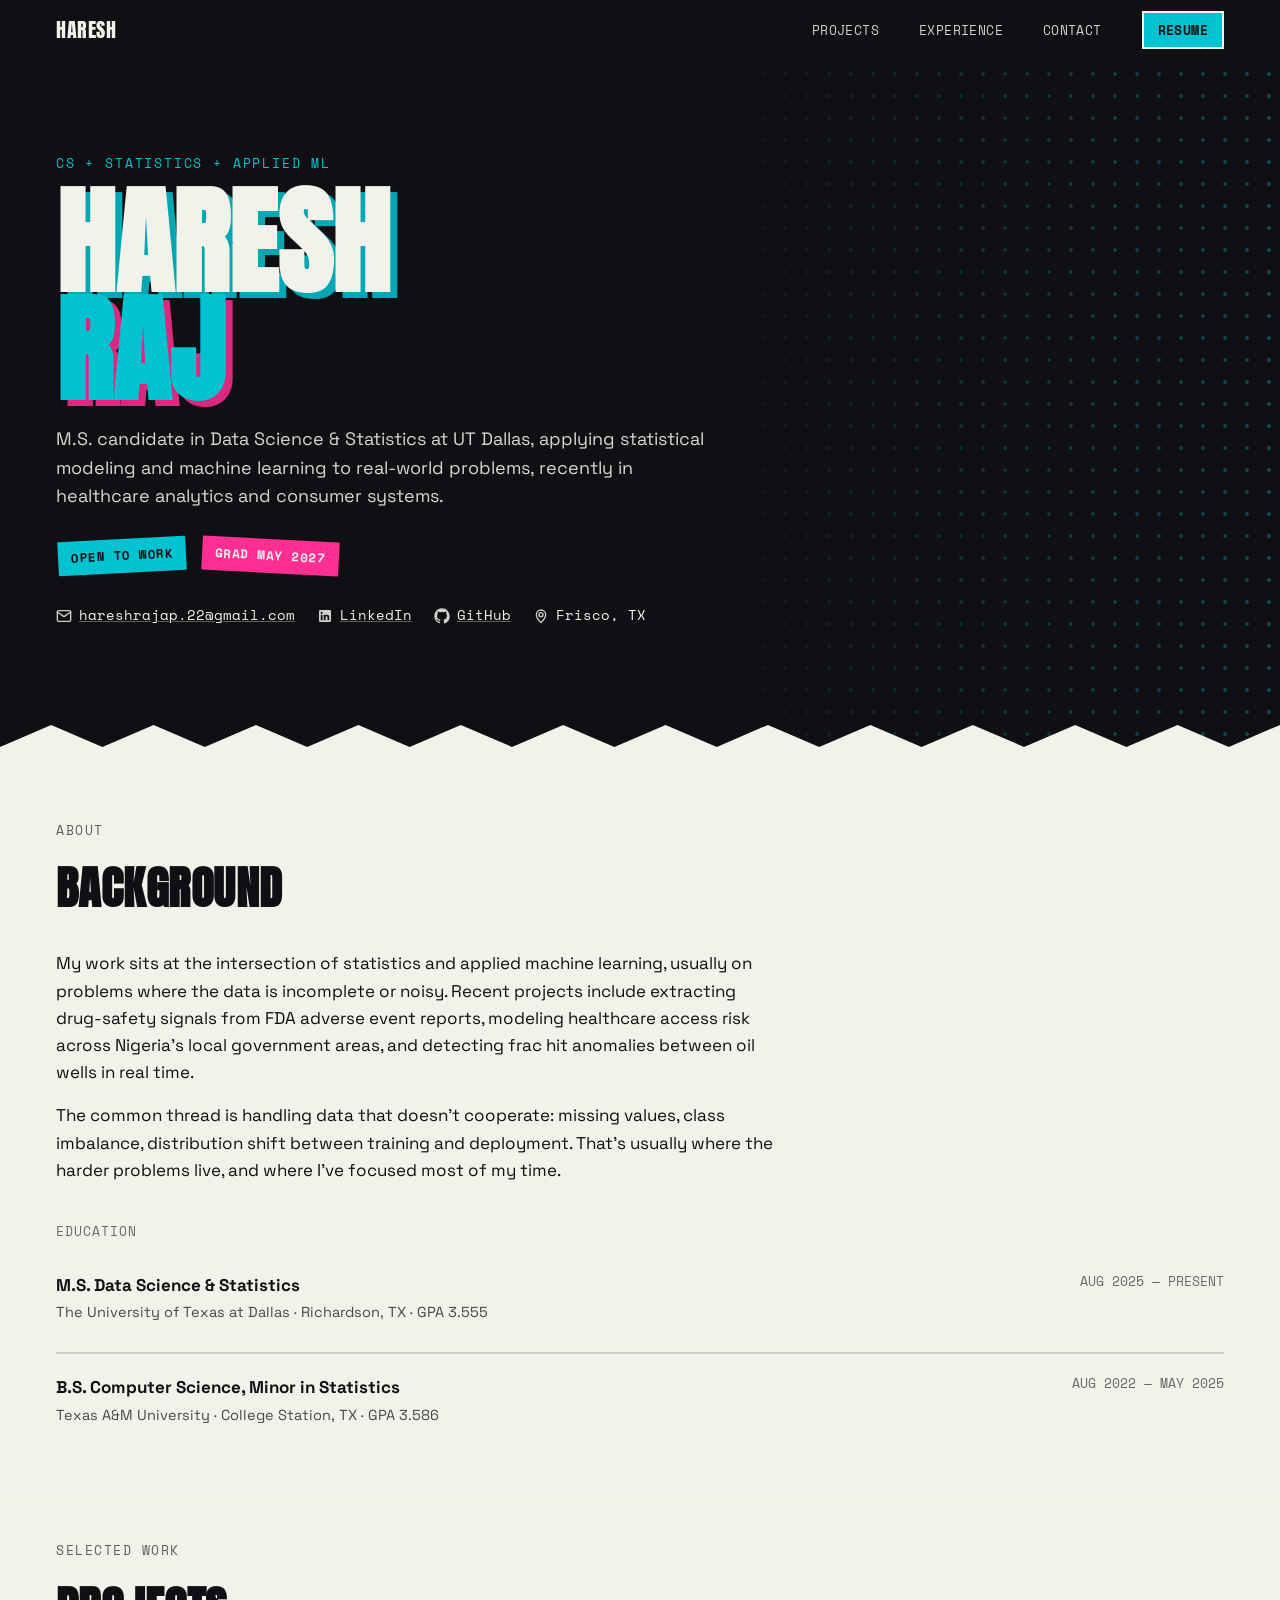
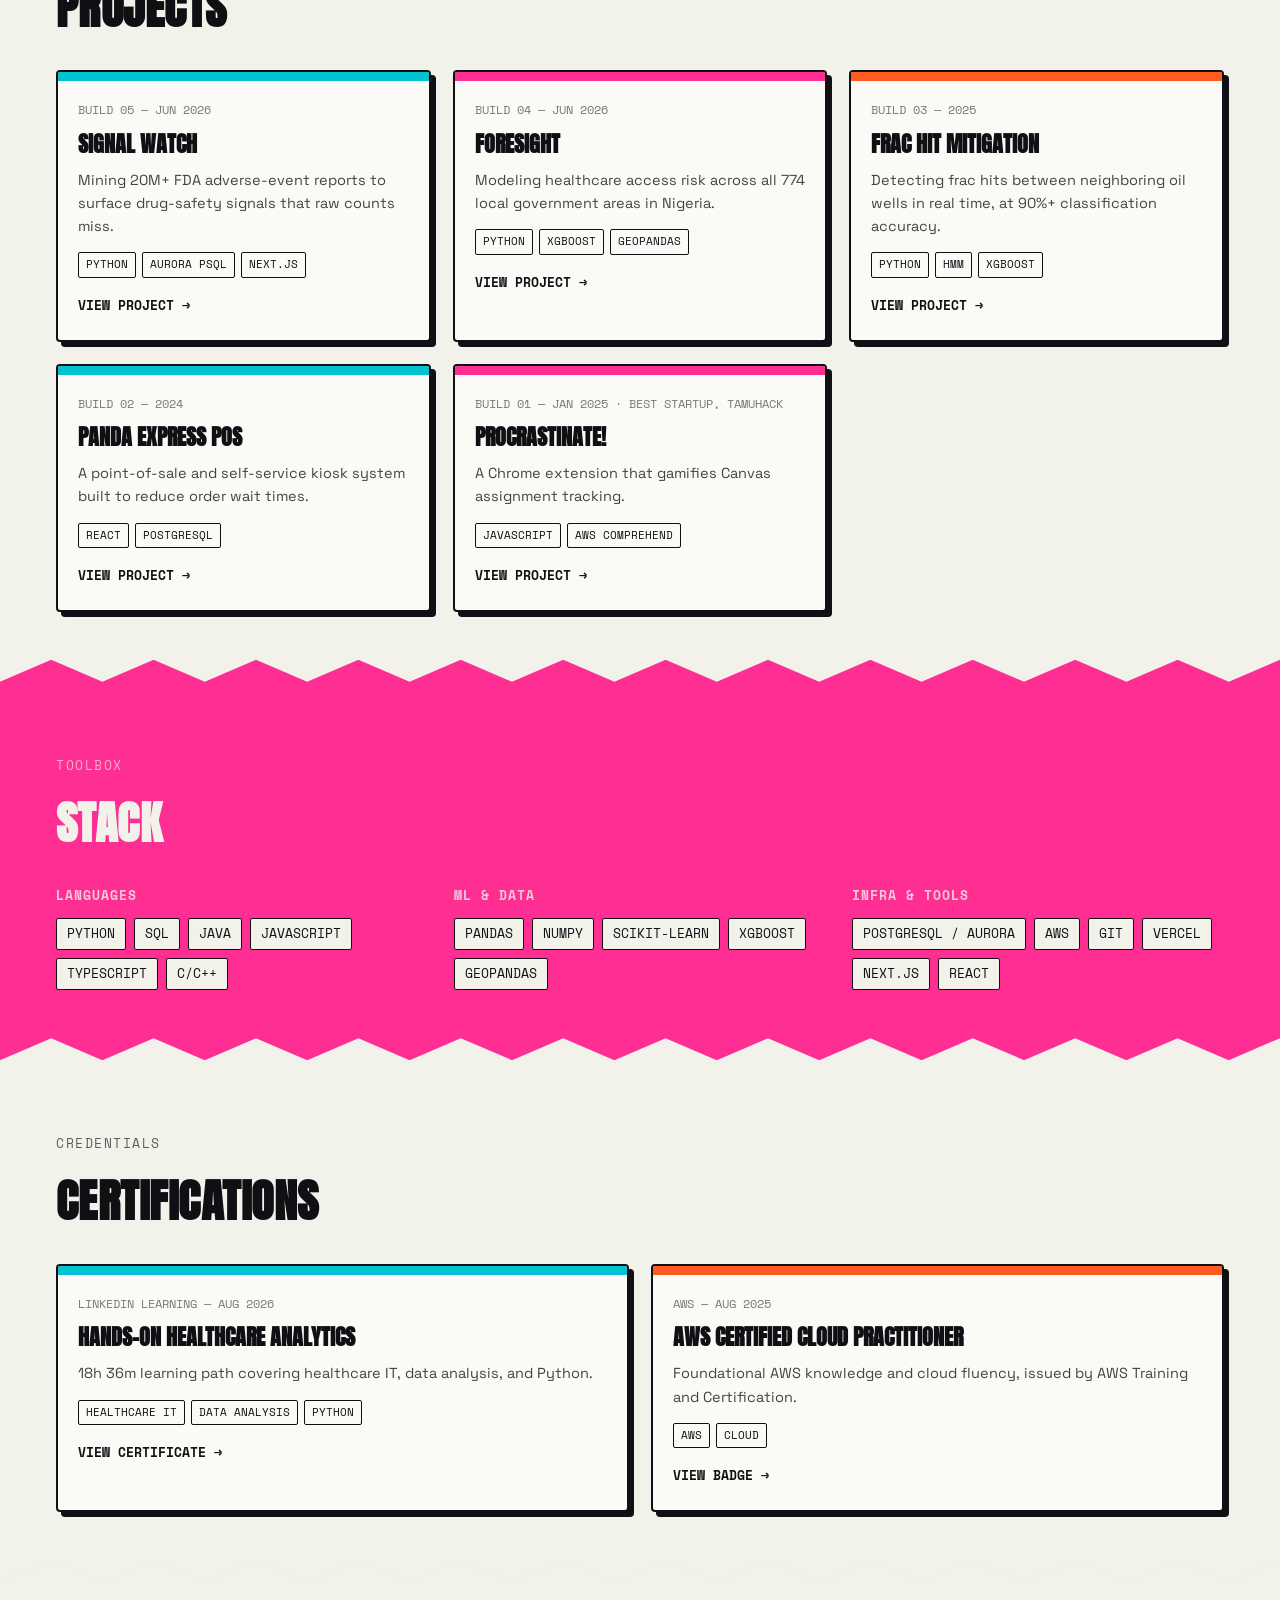
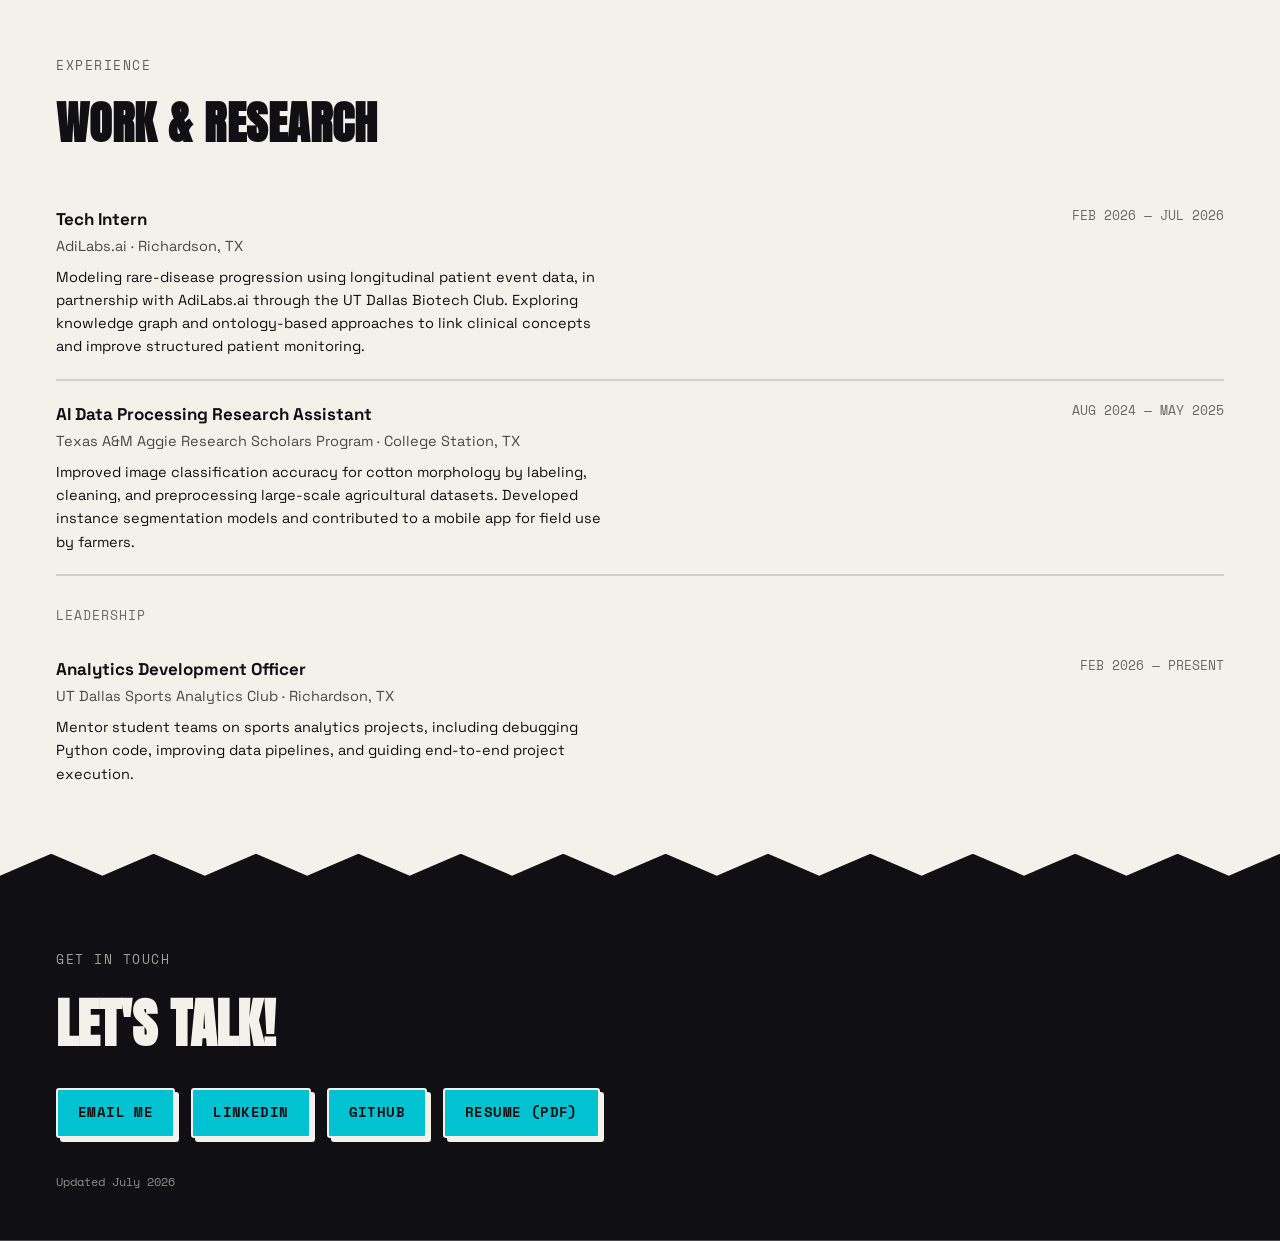
<file: index.html>
<!DOCTYPE html>
<html lang="en">
<head>
<meta charset="UTF-8">
<meta name="viewport" content="width=device-width, initial-scale=1.0">
<title>Haresh Raj — Data Science &amp; Applied ML</title>
<meta name="description" content="Haresh Raj. M.S. Data Science &amp; Statistics candidate at UT Dallas. Projects in pharmacovigilance, healthcare access modeling, and applied ML.">
<link rel="preconnect" href="https://fonts.googleapis.com">
<link rel="preconnect" href="https://fonts.gstatic.com" crossorigin>
<link href="https://fonts.googleapis.com/css2?family=Anton&family=Space+Grotesk:wght@400;500;600;700&family=Space+Mono:wght@400;700&display=swap" rel="stylesheet">
<link rel="icon" type="image/x-icon" href="/assets/favicon/favicon.ico">
<link rel="icon" type="image/png" sizes="32x32" href="/assets/favicon/favicon-32x32.png">
<link rel="icon" type="image/png" sizes="16x16" href="/assets/favicon/favicon-16x16.png">
<link rel="apple-touch-icon" sizes="180x180" href="/assets/favicon/apple-touch-icon.png">
<link rel="stylesheet" href="/assets/style.css">
</head>
<body>

<nav class="nav">
  <div class="nav-inner">
    <a href="/" class="nav-logo">HARESH</a>
    <button class="nav-toggle mono" aria-label="Toggle menu">MENU</button>
    <ul class="nav-links">
      <li><a href="#projects">Projects</a></li>
      <li><a href="#experience">Experience</a></li>
      <li><a href="#contact">Contact</a></li>
      <li><a class="btn-sm" href="/assets/Haresh_Raj_Resume.pdf" target="_blank" rel="noopener">Resume</a></li>
    </ul>
  </div>
</nav>

<header class="hero panel-ink">
  <div class="wrap hero-inner">
    <p class="hero-eyebrow">CS + STATISTICS + APPLIED ML</p>
    <h1 class="hero-name">
      <span class="line l1" data-text="HARESH">HARESH</span>
      <span class="line l2" data-text="RAJ">RAJ</span>
    </h1>
    <p class="hero-sub">M.S. candidate in Data Science &amp; Statistics at UT Dallas, applying statistical modeling and machine learning to real-world problems, recently in healthcare analytics and consumer systems.</p>
    <div class="hero-badges">
      <span class="sticker">Open to work</span>
      <span class="sticker secondary" style="transform: rotate(3deg);">Grad May 2027</span>
    </div>
    <div class="hero-contact">
      <a href="mailto:hareshrajap.22@gmail.com">
        <svg width="16" height="16" viewBox="0 0 24 24" fill="none" stroke="currentColor" stroke-width="2" stroke-linecap="round" stroke-linejoin="round"><rect x="2" y="4" width="20" height="16" rx="2"/><path d="m22 6-10 7L2 6"/></svg>
        hareshrajap.22@gmail.com
      </a>
      <a href="https://linkedin.com/in/haresh-raj-2aa63824a/" target="_blank" rel="noopener">
        <svg width="16" height="16" viewBox="0 0 24 24" fill="currentColor"><path d="M19 3a2 2 0 0 1 2 2v14a2 2 0 0 1-2 2H5a2 2 0 0 1-2-2V5a2 2 0 0 1 2-2h14zM8.34 18.34V10H5.67v8.34h2.67zM7 8.9a1.55 1.55 0 1 0 0-3.1 1.55 1.55 0 0 0 0 3.1zm11.34 9.44v-4.62c0-2.47-1.32-3.62-3.08-3.62-1.42 0-2.06.78-2.41 1.33v-1.14h-2.67c.04.75 0 8.05 0 8.05h2.67v-4.5c0-.24.02-.48.09-.65.2-.48.65-.98 1.4-.98.99 0 1.39.75 1.39 1.85v4.28h2.67z"/></svg>
        LinkedIn
      </a>
      <a href="https://github.com/hareshraj" target="_blank" rel="noopener">
        <svg width="16" height="16" viewBox="0 0 24 24" fill="currentColor"><path d="M12 .5C5.73.5.5 5.74.5 12.02c0 5.1 3.29 9.42 7.86 10.96.57.1.78-.25.78-.55 0-.27-.01-1.16-.02-2.1-3.2.7-3.88-1.36-3.88-1.36-.52-1.33-1.28-1.68-1.28-1.68-1.04-.71.08-.7.08-.7 1.15.08 1.76 1.18 1.76 1.18 1.03 1.75 2.7 1.25 3.36.96.1-.75.4-1.25.73-1.54-2.56-.29-5.26-1.28-5.26-5.7 0-1.26.45-2.29 1.18-3.1-.12-.29-.51-1.46.11-3.05 0 0 .97-.31 3.18 1.18a11.1 11.1 0 0 1 2.9-.39c.98 0 1.97.13 2.9.39 2.2-1.49 3.17-1.18 3.17-1.18.63 1.59.24 2.76.12 3.05.74.81 1.18 1.84 1.18 3.1 0 4.43-2.7 5.41-5.28 5.69.42.36.78 1.08.78 2.18 0 1.58-.01 2.85-.01 3.24 0 .3.2.66.79.55A10.53 10.53 0 0 0 23.5 12C23.5 5.74 18.27.5 12 .5z"/></svg>
        GitHub
      </a>
      <span class="loc">
        <svg width="16" height="16" viewBox="0 0 24 24" fill="none" stroke="currentColor" stroke-width="2" stroke-linecap="round" stroke-linejoin="round"><path d="M12 22s7-7.58 7-12a7 7 0 1 0-14 0c0 4.42 7 12 7 12z"/><circle cx="12" cy="10" r="3"/></svg>
        Frisco, TX
      </span>
    </div>
  </div>
</header>

<section id="about" class="panel-paper zig-top tight-bottom reveal">
  <div class="wrap">
    <p class="eyebrow">About</p>
    <h2 class="section-title">Background</h2>
    <div class="about-text">
      <p>My work sits at the intersection of statistics and applied machine learning, usually on problems where the data is incomplete or noisy. Recent projects include extracting drug-safety signals from FDA adverse event reports, modeling healthcare access risk across Nigeria's local government areas, and detecting frac hit anomalies between oil wells in real time.</p>
      <p>The common thread is handling data that doesn't cooperate: missing values, class imbalance, distribution shift between training and deployment. That's usually where the harder problems live, and where I've focused most of my time.</p>
    </div>

    <p class="proj-section-label" style="margin-top:38px;">Education</p>
    <div class="exp-entry">
      <div class="exp-head">
        <span class="exp-role">M.S. Data Science &amp; Statistics</span>
        <span class="exp-date mono">AUG 2025 — PRESENT</span>
      </div>
      <p class="exp-org">The University of Texas at Dallas · Richardson, TX · GPA 3.555</p>
    </div>
    <div class="exp-entry">
      <div class="exp-head">
        <span class="exp-role">B.S. Computer Science, Minor in Statistics</span>
        <span class="exp-date mono">AUG 2022 — MAY 2025</span>
      </div>
      <p class="exp-org">Texas A&amp;M University · College Station, TX · GPA 3.586</p>
    </div>
  </div>
</section>

<section id="projects" class="panel-paper tight-top reveal">
  <div class="wrap">
    <p class="eyebrow">Selected work</p>
    <h2 class="section-title">Projects</h2>
    <div class="proj-grid">

      <a class="card" href="/projects/signal-watch">
        <div class="card-strip" style="background: var(--cyan);"></div>
        <div class="card-body">
          <p class="card-file mono">BUILD 05 — JUN 2026</p>
          <h3 class="card-title">Signal Watch</h3>
          <p class="card-tagline">Mining 20M+ FDA adverse-event reports to surface drug-safety signals that raw counts miss.</p>
          <div class="card-tags"><span class="chip">Python</span><span class="chip">Aurora PSQL</span><span class="chip">Next.js</span></div>
          <span class="card-link">View project →</span>
        </div>
      </a>

      <a class="card" href="/projects/foresight">
        <div class="card-strip" style="background: var(--pink);"></div>
        <div class="card-body">
          <p class="card-file mono">BUILD 04 — JUN 2026</p>
          <h3 class="card-title">Foresight</h3>
          <p class="card-tagline">Modeling healthcare access risk across all 774 local government areas in Nigeria.</p>
          <div class="card-tags"><span class="chip">Python</span><span class="chip">XGBoost</span><span class="chip">GeoPandas</span></div>
          <span class="card-link">View project →</span>
        </div>
      </a>

      <a class="card" href="/projects/frac-hit-mitigation">
        <div class="card-strip" style="background: var(--orange);"></div>
        <div class="card-body">
          <p class="card-file mono">BUILD 03 — 2025</p>
          <h3 class="card-title">Frac Hit Mitigation</h3>
          <p class="card-tagline">Detecting frac hits between neighboring oil wells in real time, at 90%+ classification accuracy.</p>
          <div class="card-tags"><span class="chip">Python</span><span class="chip">HMM</span><span class="chip">XGBoost</span></div>
          <span class="card-link">View project →</span>
        </div>
      </a>

      <a class="card" href="/projects/panda-express-pos">
        <div class="card-strip" style="background: var(--cyan);"></div>
        <div class="card-body">
          <p class="card-file mono">BUILD 02 — 2024</p>
          <h3 class="card-title">Panda Express POS</h3>
          <p class="card-tagline">A point-of-sale and self-service kiosk system built to reduce order wait times.</p>
          <div class="card-tags"><span class="chip">React</span><span class="chip">PostgreSQL</span></div>
          <span class="card-link">View project →</span>
        </div>
      </a>

      <a class="card" href="/projects/procrastinate">
        <div class="card-strip" style="background: var(--pink);"></div>
        <div class="card-body">
          <p class="card-file mono">BUILD 01 — JAN 2025 · BEST STARTUP, TAMUHACK</p>
          <h3 class="card-title">ProcrastiNATE!</h3>
          <p class="card-tagline">A Chrome extension that gamifies Canvas assignment tracking.</p>
          <div class="card-tags"><span class="chip">JavaScript</span><span class="chip">AWS Comprehend</span></div>
          <span class="card-link">View project →</span>
        </div>
      </a>

    </div>
  </div>
</section>

<section id="stack" class="panel-pink zig-top reveal">
  <div class="wrap">
    <p class="eyebrow">Toolbox</p>
    <h2 class="section-title">Stack</h2>
    <div class="stack-grid">
      <div class="stack-group">
        <h3 class="mono">Languages</h3>
        <div class="chip-row">
          <span class="chip">Python</span><span class="chip">SQL</span><span class="chip">Java</span><span class="chip">JavaScript</span><span class="chip">TypeScript</span><span class="chip">C/C++</span>
        </div>
      </div>
      <div class="stack-group">
        <h3 class="mono">ML &amp; Data</h3>
        <div class="chip-row">
          <span class="chip">pandas</span><span class="chip">NumPy</span><span class="chip">scikit-learn</span><span class="chip">XGBoost</span><span class="chip">GeoPandas</span>
        </div>
      </div>
      <div class="stack-group">
        <h3 class="mono">Infra &amp; Tools</h3>
        <div class="chip-row">
          <span class="chip">PostgreSQL / Aurora</span><span class="chip">AWS</span><span class="chip">Git</span><span class="chip">Vercel</span><span class="chip">Next.js</span><span class="chip">React</span>
        </div>
      </div>
    </div>
  </div>
</section>

<section id="certifications" class="panel-paper zig-top reveal">
  <div class="wrap">
    <p class="eyebrow">Credentials</p>
    <h2 class="section-title">Certifications</h2>
    <div class="proj-grid">

      <a class="card" href="https://www.linkedin.com/learning/certificates/dfa3abe1461637dfec3262927ce3920874e995ba2fb0c956b098c65ec2b6db86" target="_blank" rel="noopener">
        <div class="card-strip" style="background: var(--cyan);"></div>
        <div class="card-body">
          <p class="card-file mono">LINKEDIN LEARNING — AUG 2026</p>
          <h3 class="card-title">Hands-On Healthcare Analytics</h3>
          <p class="card-tagline">18h 36m learning path covering healthcare IT, data analysis, and Python.</p>
          <div class="card-tags"><span class="chip">Healthcare IT</span><span class="chip">Data Analysis</span><span class="chip">Python</span></div>
          <span class="card-link">View certificate →</span>
        </div>
      </a>

      <a class="card" href="https://www.credly.com/badges/551e2e8a-cbe4-4c98-9a00-c0559f0a88a3" target="_blank" rel="noopener">
        <div class="card-strip" style="background: var(--orange);"></div>
        <div class="card-body">
          <p class="card-file mono">AWS — AUG 2025</p>
          <h3 class="card-title">AWS Certified Cloud Practitioner</h3>
          <p class="card-tagline">Foundational AWS knowledge and cloud fluency, issued by AWS Training and Certification.</p>
          <div class="card-tags"><span class="chip">AWS</span><span class="chip">Cloud</span></div>
          <span class="card-link">View badge →</span>
        </div>
      </a>

    </div>
  </div>
</section>

<section id="experience" class="panel-paper zig-top reveal">
  <div class="wrap">
    <p class="eyebrow">Experience</p>
    <h2 class="section-title">Work &amp; Research</h2>

    <div class="exp-entry">
      <div class="exp-head">
        <span class="exp-role">Tech Intern</span>
        <span class="exp-date mono">FEB 2026 — JUL 2026</span>
      </div>
      <p class="exp-org">AdiLabs.ai · Richardson, TX</p>
      <p class="exp-desc">Modeling rare-disease progression using longitudinal patient event data, in partnership with AdiLabs.ai through the UT Dallas Biotech Club. Exploring knowledge graph and ontology-based approaches to link clinical concepts and improve structured patient monitoring.</p>
    </div>

    <div class="exp-entry">
      <div class="exp-head">
        <span class="exp-role">AI Data Processing Research Assistant</span>
        <span class="exp-date mono">AUG 2024 — MAY 2025</span>
      </div>
      <p class="exp-org">Texas A&amp;M Aggie Research Scholars Program · College Station, TX</p>
      <p class="exp-desc">Improved image classification accuracy for cotton morphology by labeling, cleaning, and preprocessing large-scale agricultural datasets. Developed instance segmentation models and contributed to a mobile app for field use by farmers.</p>
    </div>

    <p class="proj-section-label" style="margin-top:30px;">Leadership</p>
    <div class="exp-entry">
      <div class="exp-head">
        <span class="exp-role">Analytics Development Officer</span>
        <span class="exp-date mono">FEB 2026 — PRESENT</span>
      </div>
      <p class="exp-org">UT Dallas Sports Analytics Club · Richardson, TX</p>
      <p class="exp-desc">Mentor student teams on sports analytics projects, including debugging Python code, improving data pipelines, and guiding end-to-end project execution.</p>
    </div>
  </div>
</section>

<footer id="contact" class="panel-ink zig-top reveal">
  <div class="wrap">
    <p class="eyebrow">Get in touch</p>
    <h2 class="footer-title">Let's talk!</h2>
    <div class="footer-links">
      <a class="btn on-dark" href="mailto:hareshrajap.22@gmail.com">Email me</a>
      <a class="btn on-dark" href="https://linkedin.com/in/haresh-raj-2aa63824a/" target="_blank" rel="noopener">LinkedIn</a>
      <a class="btn on-dark" href="https://github.com/hareshraj" target="_blank" rel="noopener">GitHub</a>
      <a class="btn on-dark" href="/assets/Haresh_Raj_Resume.pdf" target="_blank" rel="noopener">Resume (PDF)</a>
    </div>
    <p class="footer-bottom">Updated July 2026</p>
  </div>
</footer>

<script src="/assets/main.js"></script>
</body>
</html>
</file>
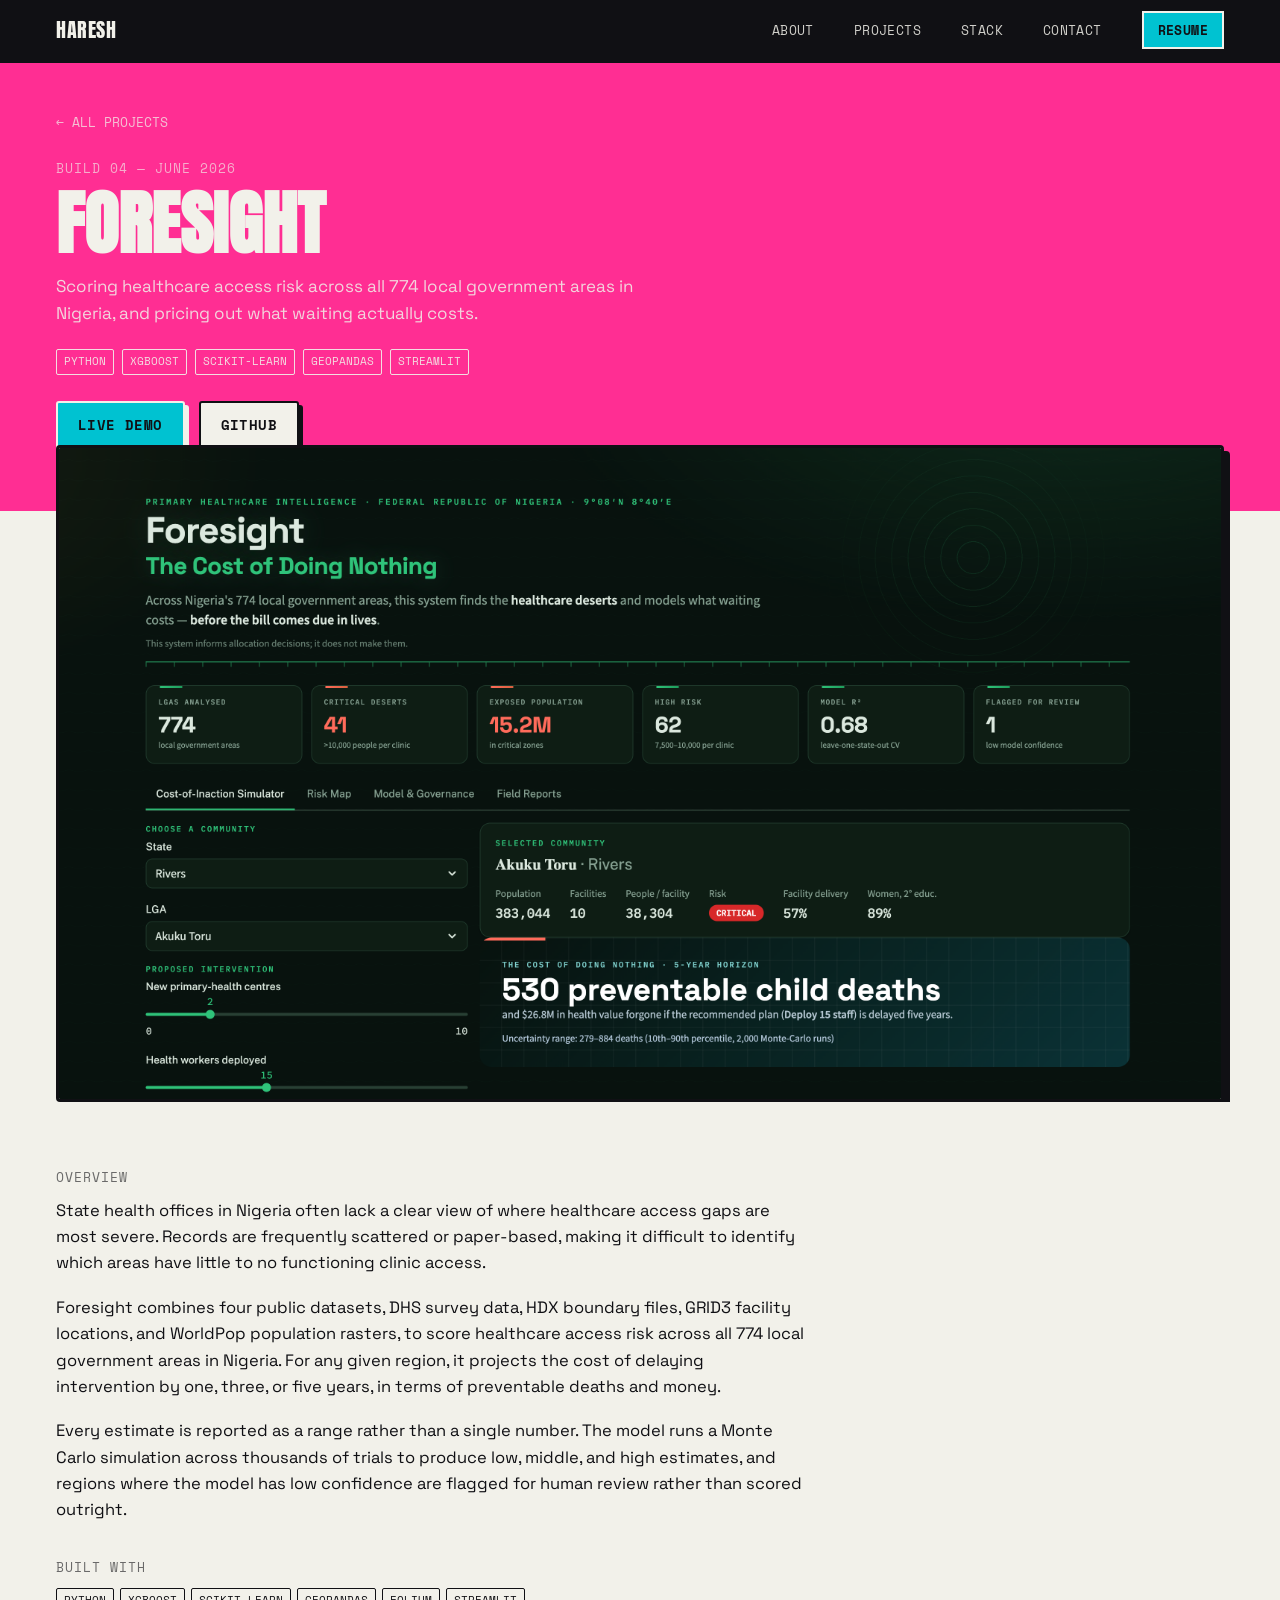
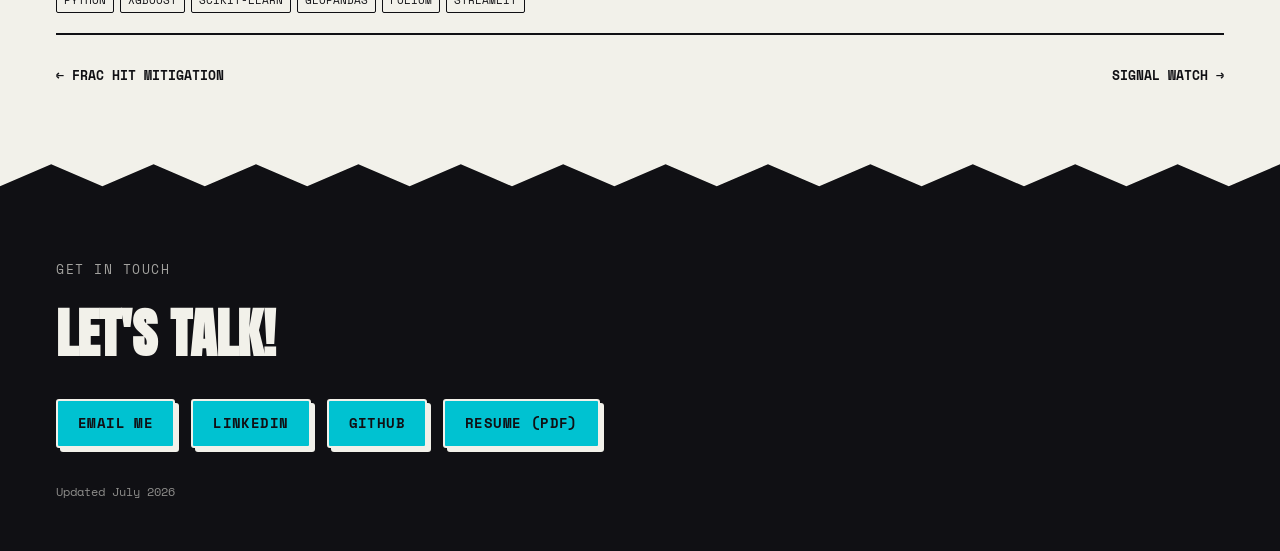
<file: projects/foresight.html>
<!DOCTYPE html>
<html lang="en">
<head>
<meta charset="UTF-8">
<meta name="viewport" content="width=device-width, initial-scale=1.0">
<title>Foresight — Haresh Raj</title>
<link rel="preconnect" href="https://fonts.googleapis.com">
<link rel="preconnect" href="https://fonts.gstatic.com" crossorigin>
<link href="https://fonts.googleapis.com/css2?family=Anton&family=Space+Grotesk:wght@400;500;600;700&family=Space+Mono:wght@400;700&display=swap" rel="stylesheet">
<link rel="icon" type="image/x-icon" href="/assets/favicon/favicon.ico">
<link rel="icon" type="image/png" sizes="32x32" href="/assets/favicon/favicon-32x32.png">
<link rel="icon" type="image/png" sizes="16x16" href="/assets/favicon/favicon-16x16.png">
<link rel="apple-touch-icon" sizes="180x180" href="/assets/favicon/apple-touch-icon.png">
<link rel="stylesheet" href="/assets/style.css">
</head>
<body>

<nav class="nav">
  <div class="nav-inner">
    <a href="/" class="nav-logo">HARESH</a>
    <button class="nav-toggle mono" aria-label="Toggle menu">MENU</button>
    <ul class="nav-links">
      <li><a href="/about">About</a></li>
      <li><a href="/projects">Projects</a></li>
      <li><a href="/stack">Stack</a></li>
      <li><a href="/contact">Contact</a></li>
      <li><a class="btn-sm" href="/assets/Haresh_Raj_Resume.pdf" target="_blank" rel="noopener">Resume</a></li>
    </ul>
  </div>
</nav>

<header class="proj-hero panel-pink">
  <div class="wrap">
    <a class="back-link" href="/projects">&larr; All projects</a>
    <p class="proj-meta-label mono">BUILD 04 — JUNE 2026</p>
    <h1 class="proj-title">Foresight</h1>
    <p class="proj-tagline">Scoring healthcare access risk across all 774 local government areas in Nigeria, and pricing out what waiting actually costs.</p>
    <div class="proj-meta-row"><span class="chip">Python</span><span class="chip">XGBoost</span><span class="chip">scikit-learn</span><span class="chip">GeoPandas</span><span class="chip">Streamlit</span></div>
    <div class="proj-links"><a class="btn on-dark" href="https://devpost.com/software/foresight-qasixh" target="_blank" rel="noopener">Live demo</a><a class="btn" style="background:var(--paper);" href="https://github.com/hareshraj/Foresight-Cost-of-Doing-Nothing" target="_blank" rel="noopener">GitHub</a></div>
  </div>
</header>

<div class="wrap">
  <div class="shot-frame reveal">
    <img src="/assets/screenshots/foresight.png" alt="Foresight screenshot"
         onerror="this.style.display='none'; this.nextElementSibling.style.display='flex';">
    <div class="shot-placeholder">
      <p>Drop a screenshot here:<br><code>assets/screenshots/foresight.png</code></p>
    </div>
  </div>
</div>

<section class="panel-paper proj-content reveal">
  <div class="wrap">
    <p class="proj-section-label">Overview</p>
    <div class="proj-body">
      <p>State health offices in Nigeria often lack a clear view of where healthcare access gaps are most severe. Records are frequently scattered or paper-based, making it difficult to identify which areas have little to no functioning clinic access.</p><p>Foresight combines four public datasets, DHS survey data, HDX boundary files, GRID3 facility locations, and WorldPop population rasters, to score healthcare access risk across all 774 local government areas in Nigeria. For any given region, it projects the cost of delaying intervention by one, three, or five years, in terms of preventable deaths and money.</p><p>Every estimate is reported as a range rather than a single number. The model runs a Monte Carlo simulation across thousands of trials to produce low, middle, and high estimates, and regions where the model has low confidence are flagged for human review rather than scored outright.</p>
    </div>
    <p class="proj-section-label">Built with</p>
    <div class="card-tags"><span class="chip">Python</span><span class="chip">XGBoost</span><span class="chip">scikit-learn</span><span class="chip">GeoPandas</span><span class="chip">folium</span><span class="chip">Streamlit</span></div>

    <div class="proj-nav">
      <a href="/projects/frac-hit-mitigation">&larr; Frac Hit Mitigation</a>
      <a href="/projects/signal-watch">Signal Watch &rarr;</a>
    </div>
  </div>
</section>

<footer class="panel-ink zig-top">
  <div class="wrap">
    <p class="eyebrow">Get in touch</p>
    <h2 class="footer-title">Let's talk!</h2>
    <div class="footer-links">
      <a class="btn on-dark" href="mailto:hareshrajap.22@gmail.com">Email me</a>
      <a class="btn on-dark" href="https://linkedin.com/in/haresh-raj-2aa63824a/" target="_blank" rel="noopener">LinkedIn</a>
      <a class="btn on-dark" href="https://github.com/hareshraj" target="_blank" rel="noopener">GitHub</a>
      <a class="btn on-dark" href="/assets/Haresh_Raj_Resume.pdf" target="_blank" rel="noopener">Resume (PDF)</a>
    </div>
    <p class="footer-bottom">Updated July 2026</p>
  </div>
</footer>

<script src="/assets/main.js"></script>
</body>
</html>
</file>
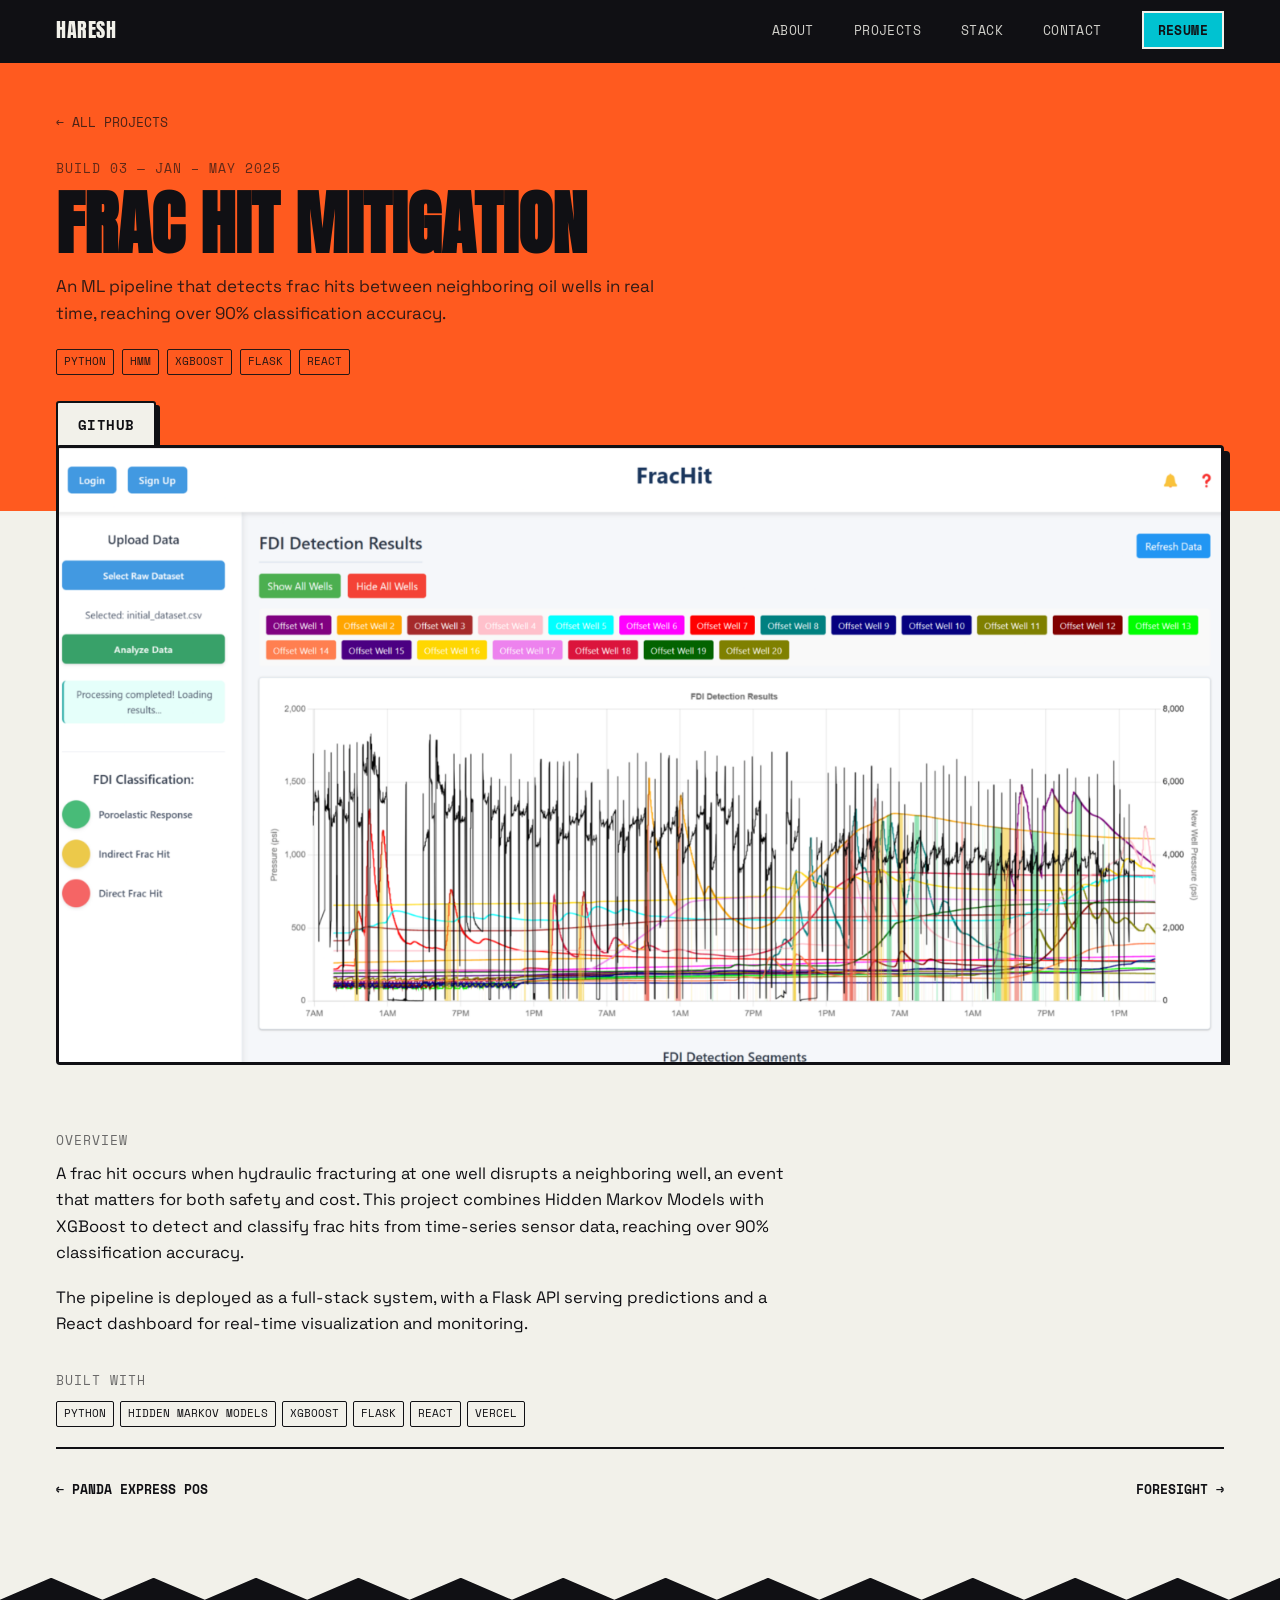
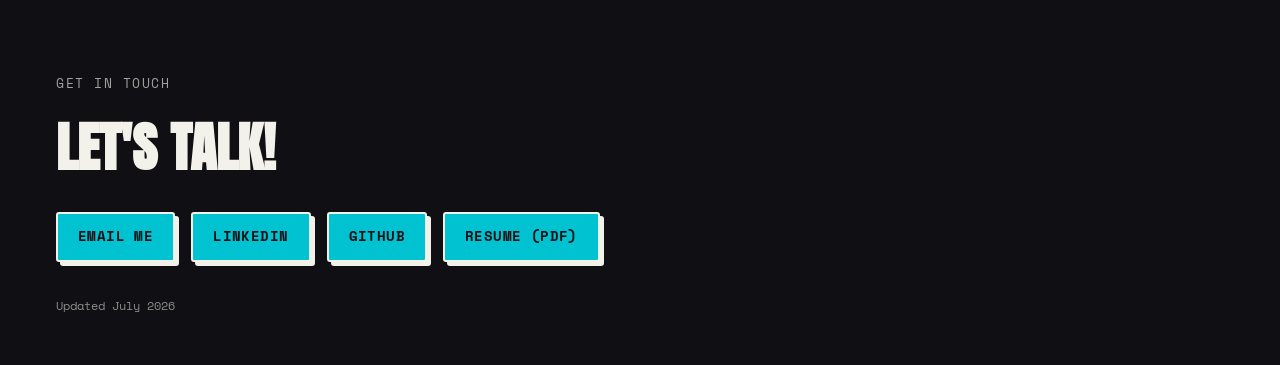
<file: projects/frac-hit-mitigation.html>
<!DOCTYPE html>
<html lang="en">
<head>
<meta charset="UTF-8">
<meta name="viewport" content="width=device-width, initial-scale=1.0">
<title>Frac Hit Mitigation — Haresh Raj</title>
<link rel="preconnect" href="https://fonts.googleapis.com">
<link rel="preconnect" href="https://fonts.gstatic.com" crossorigin>
<link href="https://fonts.googleapis.com/css2?family=Anton&family=Space+Grotesk:wght@400;500;600;700&family=Space+Mono:wght@400;700&display=swap" rel="stylesheet">
<link rel="icon" type="image/x-icon" href="/assets/favicon/favicon.ico">
<link rel="icon" type="image/png" sizes="32x32" href="/assets/favicon/favicon-32x32.png">
<link rel="icon" type="image/png" sizes="16x16" href="/assets/favicon/favicon-16x16.png">
<link rel="apple-touch-icon" sizes="180x180" href="/assets/favicon/apple-touch-icon.png">
<link rel="stylesheet" href="/assets/style.css">
</head>
<body>

<nav class="nav">
  <div class="nav-inner">
    <a href="/" class="nav-logo">HARESH</a>
    <button class="nav-toggle mono" aria-label="Toggle menu">MENU</button>
    <ul class="nav-links">
      <li><a href="/about">About</a></li>
      <li><a href="/projects">Projects</a></li>
      <li><a href="/stack">Stack</a></li>
      <li><a href="/contact">Contact</a></li>
      <li><a class="btn-sm" href="/assets/Haresh_Raj_Resume.pdf" target="_blank" rel="noopener">Resume</a></li>
    </ul>
  </div>
</nav>

<header class="proj-hero panel-orange">
  <div class="wrap">
    <a class="back-link" href="/projects">&larr; All projects</a>
    <p class="proj-meta-label mono">BUILD 03 — JAN – MAY 2025</p>
    <h1 class="proj-title">Frac Hit Mitigation</h1>
    <p class="proj-tagline">An ML pipeline that detects frac hits between neighboring oil wells in real time, reaching over 90% classification accuracy.</p>
    <div class="proj-meta-row"><span class="chip">Python</span><span class="chip">HMM</span><span class="chip">XGBoost</span><span class="chip">Flask</span><span class="chip">React</span></div>
    <div class="proj-links"><a class="btn" style="background:var(--paper);" href="https://github.com/hareshraj" target="_blank" rel="noopener">GitHub</a></div>
  </div>
</header>

<div class="wrap">
  <div class="shot-frame reveal" style="aspect-ratio: 16/8.5;">
    <img src="/assets/screenshots/frac-hit-mitigation.png" alt="Frac Hit Mitigation screenshot"
         onerror="this.style.display='none'; this.nextElementSibling.style.display='flex';">
    <div class="shot-placeholder">
      <p>Drop a screenshot here:<br><code>assets/screenshots/frac-hit-mitigation.png</code></p>
    </div>
  </div>
</div>

<section class="panel-paper proj-content reveal">
  <div class="wrap">
    <p class="proj-section-label">Overview</p>
    <div class="proj-body">
      <p>A frac hit occurs when hydraulic fracturing at one well disrupts a neighboring well, an event that matters for both safety and cost. This project combines Hidden Markov Models with XGBoost to detect and classify frac hits from time-series sensor data, reaching over 90% classification accuracy.</p><p>The pipeline is deployed as a full-stack system, with a Flask API serving predictions and a React dashboard for real-time visualization and monitoring.</p>
    </div>
    <p class="proj-section-label">Built with</p>
    <div class="card-tags"><span class="chip">Python</span><span class="chip">Hidden Markov Models</span><span class="chip">XGBoost</span><span class="chip">Flask</span><span class="chip">React</span><span class="chip">Vercel</span></div>

    <div class="proj-nav">
      <a href="/projects/panda-express-pos">&larr; Panda Express POS</a>
      <a href="/projects/foresight">Foresight &rarr;</a>
    </div>
  </div>
</section>

<footer class="panel-ink zig-top">
  <div class="wrap">
    <p class="eyebrow">Get in touch</p>
    <h2 class="footer-title">Let's talk!</h2>
    <div class="footer-links">
      <a class="btn on-dark" href="mailto:hareshrajap.22@gmail.com">Email me</a>
      <a class="btn on-dark" href="https://linkedin.com/in/haresh-raj-2aa63824a/" target="_blank" rel="noopener">LinkedIn</a>
      <a class="btn on-dark" href="https://github.com/hareshraj" target="_blank" rel="noopener">GitHub</a>
      <a class="btn on-dark" href="/assets/Haresh_Raj_Resume.pdf" target="_blank" rel="noopener">Resume (PDF)</a>
    </div>
    <p class="footer-bottom">Updated July 2026</p>
  </div>
</footer>

<script src="/assets/main.js"></script>
</body>
</html>
</file>
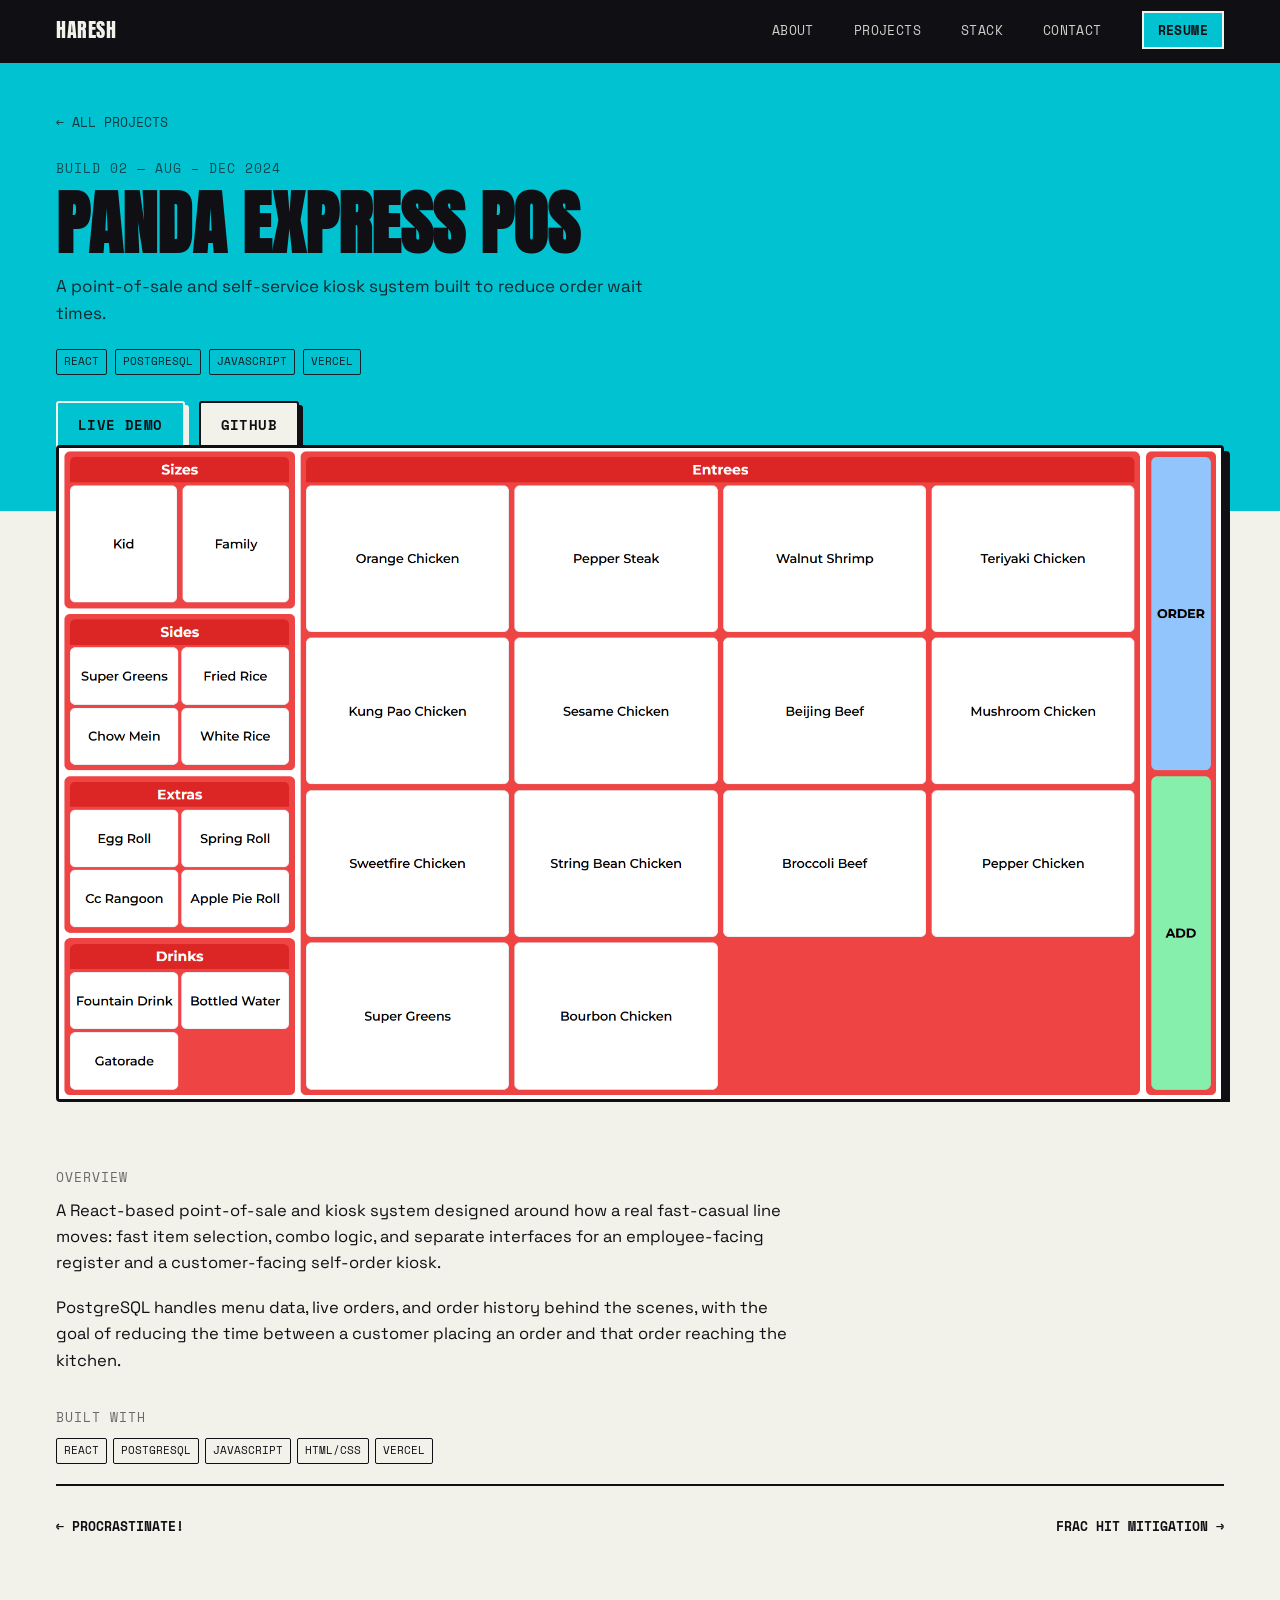
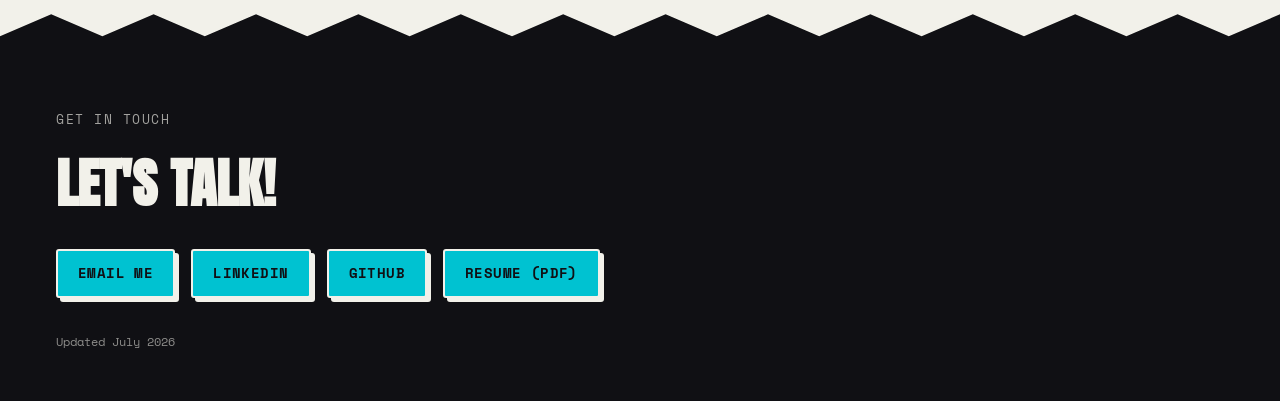
<file: projects/panda-express-pos.html>
<!DOCTYPE html>
<html lang="en">
<head>
<meta charset="UTF-8">
<meta name="viewport" content="width=device-width, initial-scale=1.0">
<title>Panda Express POS — Haresh Raj</title>
<link rel="preconnect" href="https://fonts.googleapis.com">
<link rel="preconnect" href="https://fonts.gstatic.com" crossorigin>
<link href="https://fonts.googleapis.com/css2?family=Anton&family=Space+Grotesk:wght@400;500;600;700&family=Space+Mono:wght@400;700&display=swap" rel="stylesheet">
<link rel="icon" type="image/x-icon" href="/assets/favicon/favicon.ico">
<link rel="icon" type="image/png" sizes="32x32" href="/assets/favicon/favicon-32x32.png">
<link rel="icon" type="image/png" sizes="16x16" href="/assets/favicon/favicon-16x16.png">
<link rel="apple-touch-icon" sizes="180x180" href="/assets/favicon/apple-touch-icon.png">
<link rel="stylesheet" href="/assets/style.css">
</head>
<body>

<nav class="nav">
  <div class="nav-inner">
    <a href="/" class="nav-logo">HARESH</a>
    <button class="nav-toggle mono" aria-label="Toggle menu">MENU</button>
    <ul class="nav-links">
      <li><a href="/about">About</a></li>
      <li><a href="/projects">Projects</a></li>
      <li><a href="/stack">Stack</a></li>
      <li><a href="/contact">Contact</a></li>
      <li><a class="btn-sm" href="/assets/Haresh_Raj_Resume.pdf" target="_blank" rel="noopener">Resume</a></li>
    </ul>
  </div>
</nav>

<header class="proj-hero panel-cyan">
  <div class="wrap">
    <a class="back-link" href="/projects">&larr; All projects</a>
    <p class="proj-meta-label mono">BUILD 02 — AUG – DEC 2024</p>
    <h1 class="proj-title">Panda Express POS</h1>
    <p class="proj-tagline">A point-of-sale and self-service kiosk system built to reduce order wait times.</p>
    <div class="proj-meta-row"><span class="chip">React</span><span class="chip">PostgreSQL</span><span class="chip">JavaScript</span><span class="chip">Vercel</span></div>
    <div class="proj-links"><a class="btn on-dark" href="https://panda-pos-ten.vercel.app" target="_blank" rel="noopener">Live demo</a><a class="btn" style="background:var(--paper);" href="https://github.com/hareshraj" target="_blank" rel="noopener">GitHub</a></div>
  </div>
</header>

<div class="wrap">
  <div class="shot-frame reveal">
    <img src="/assets/screenshots/panda-express-pos.png" alt="Panda Express POS screenshot"
         onerror="this.style.display='none'; this.nextElementSibling.style.display='flex';">
    <div class="shot-placeholder">
      <p>Drop a screenshot here:<br><code>assets/screenshots/panda-express-pos.png</code></p>
    </div>
  </div>
</div>

<section class="panel-paper proj-content reveal">
  <div class="wrap">
    <p class="proj-section-label">Overview</p>
    <div class="proj-body">
      <p>A React-based point-of-sale and kiosk system designed around how a real fast-casual line moves: fast item selection, combo logic, and separate interfaces for an employee-facing register and a customer-facing self-order kiosk.</p><p>PostgreSQL handles menu data, live orders, and order history behind the scenes, with the goal of reducing the time between a customer placing an order and that order reaching the kitchen.</p>
    </div>
    <p class="proj-section-label">Built with</p>
    <div class="card-tags"><span class="chip">React</span><span class="chip">PostgreSQL</span><span class="chip">JavaScript</span><span class="chip">HTML/CSS</span><span class="chip">Vercel</span></div>

    <div class="proj-nav">
      <a href="/projects/procrastinate">&larr; ProcrastiNATE!</a>
      <a href="/projects/frac-hit-mitigation">Frac Hit Mitigation &rarr;</a>
    </div>
  </div>
</section>

<footer class="panel-ink zig-top">
  <div class="wrap">
    <p class="eyebrow">Get in touch</p>
    <h2 class="footer-title">Let's talk!</h2>
    <div class="footer-links">
      <a class="btn on-dark" href="mailto:hareshrajap.22@gmail.com">Email me</a>
      <a class="btn on-dark" href="https://linkedin.com/in/haresh-raj-2aa63824a/" target="_blank" rel="noopener">LinkedIn</a>
      <a class="btn on-dark" href="https://github.com/hareshraj" target="_blank" rel="noopener">GitHub</a>
      <a class="btn on-dark" href="/assets/Haresh_Raj_Resume.pdf" target="_blank" rel="noopener">Resume (PDF)</a>
    </div>
    <p class="footer-bottom">Updated July 2026</p>
  </div>
</footer>

<script src="/assets/main.js"></script>
</body>
</html>
</file>
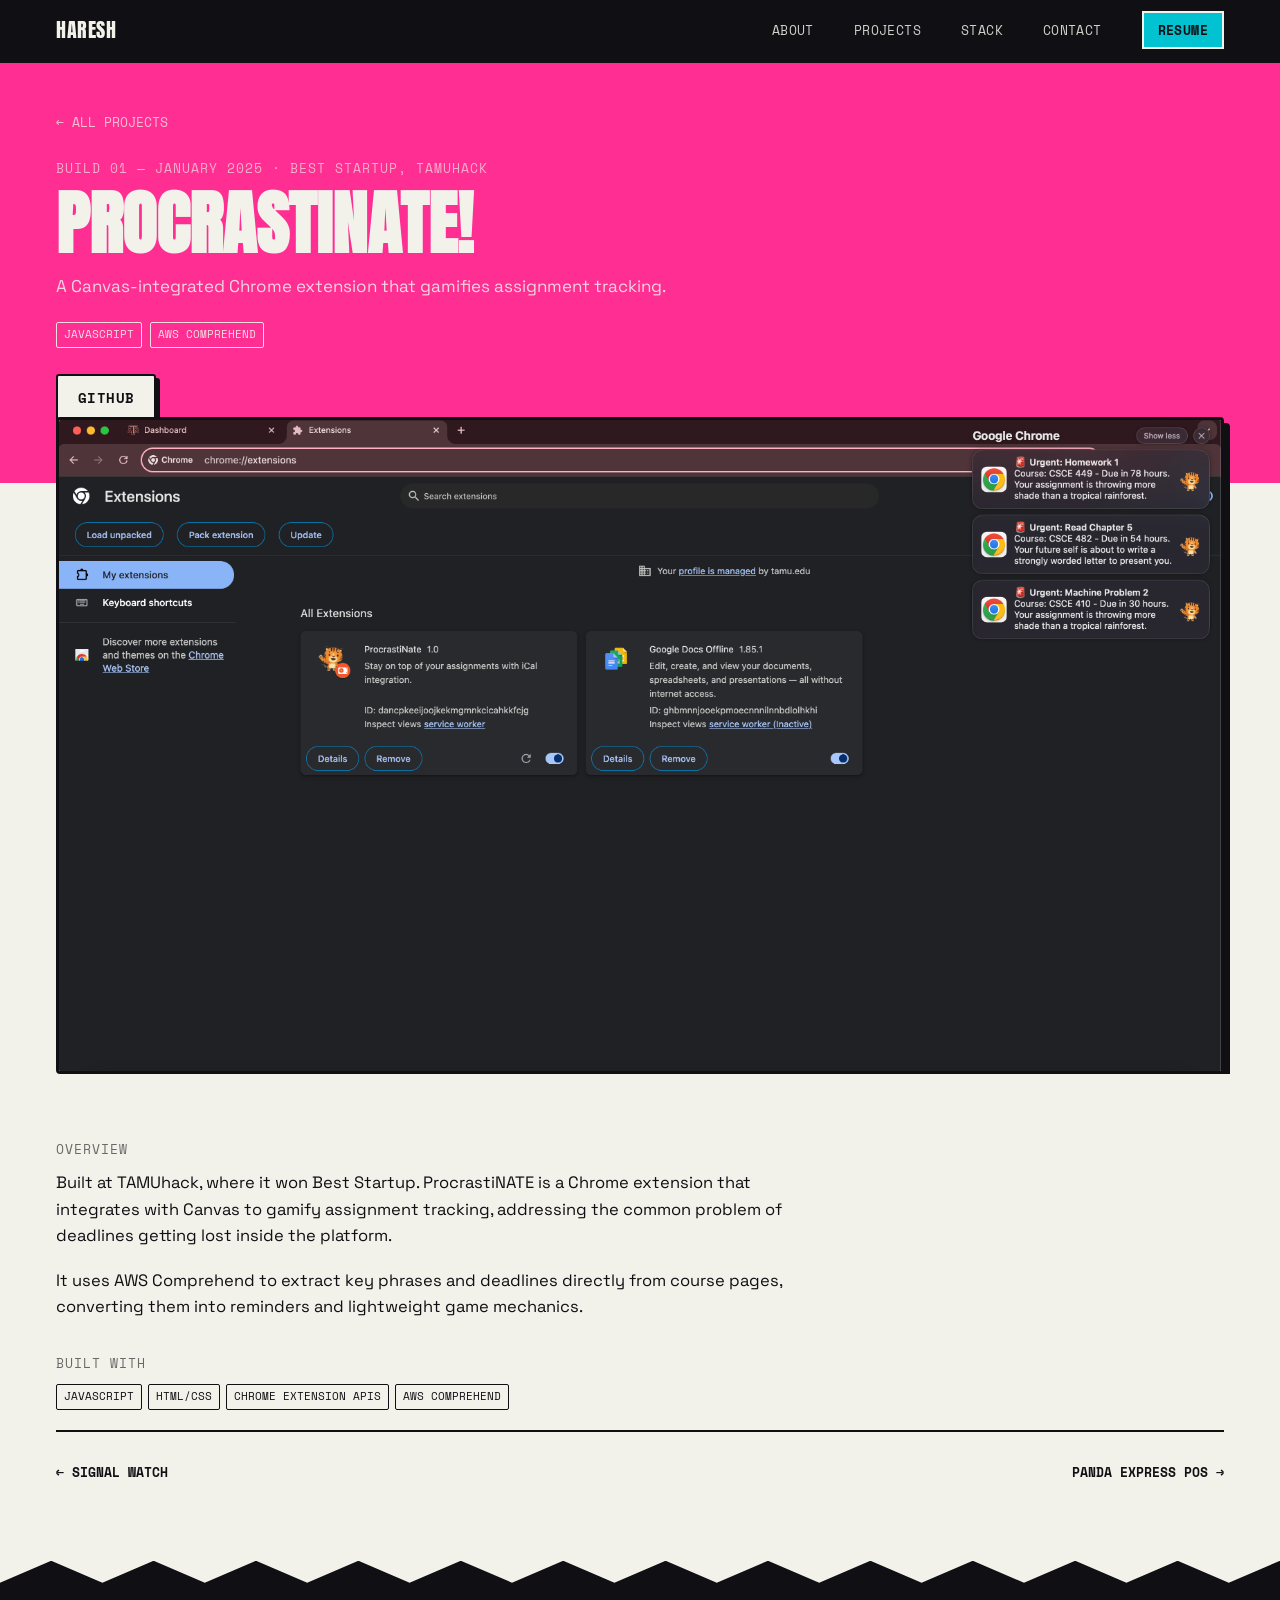
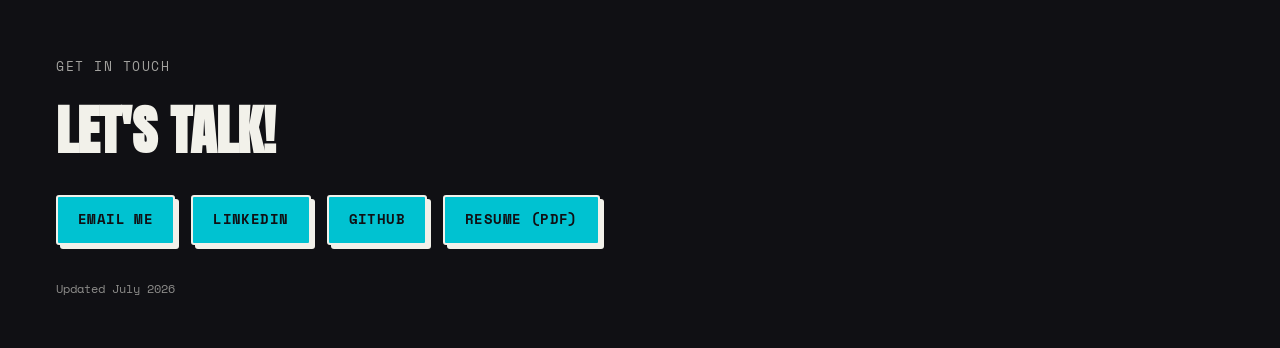
<file: projects/procrastinate.html>
<!DOCTYPE html>
<html lang="en">
<head>
<meta charset="UTF-8">
<meta name="viewport" content="width=device-width, initial-scale=1.0">
<title>ProcrastiNATE! — Haresh Raj</title>
<link rel="preconnect" href="https://fonts.googleapis.com">
<link rel="preconnect" href="https://fonts.gstatic.com" crossorigin>
<link href="https://fonts.googleapis.com/css2?family=Anton&family=Space+Grotesk:wght@400;500;600;700&family=Space+Mono:wght@400;700&display=swap" rel="stylesheet">
<link rel="icon" type="image/x-icon" href="/assets/favicon/favicon.ico">
<link rel="icon" type="image/png" sizes="32x32" href="/assets/favicon/favicon-32x32.png">
<link rel="icon" type="image/png" sizes="16x16" href="/assets/favicon/favicon-16x16.png">
<link rel="apple-touch-icon" sizes="180x180" href="/assets/favicon/apple-touch-icon.png">
<link rel="stylesheet" href="/assets/style.css">
</head>
<body>

<nav class="nav">
  <div class="nav-inner">
    <a href="/" class="nav-logo">HARESH</a>
    <button class="nav-toggle mono" aria-label="Toggle menu">MENU</button>
    <ul class="nav-links">
      <li><a href="/about">About</a></li>
      <li><a href="/projects">Projects</a></li>
      <li><a href="/stack">Stack</a></li>
      <li><a href="/contact">Contact</a></li>
      <li><a class="btn-sm" href="/assets/Haresh_Raj_Resume.pdf" target="_blank" rel="noopener">Resume</a></li>
    </ul>
  </div>
</nav>

<header class="proj-hero panel-pink">
  <div class="wrap">
    <a class="back-link" href="/projects">&larr; All projects</a>
    <p class="proj-meta-label mono">BUILD 01 — JANUARY 2025 · BEST STARTUP, TAMUHACK</p>
    <h1 class="proj-title">ProcrastiNATE!</h1>
    <p class="proj-tagline">A Canvas-integrated Chrome extension that gamifies assignment tracking.</p>
    <div class="proj-meta-row"><span class="chip">JavaScript</span><span class="chip">AWS Comprehend</span></div>
    <div class="proj-links"><a class="btn" style="background:var(--paper);" href="https://github.com/hareshraj" target="_blank" rel="noopener">GitHub</a></div>
  </div>
</header>

<div class="wrap">
  <div class="shot-frame reveal">
    <img src="/assets/screenshots/procrastinate.png" alt="ProcrastiNATE! screenshot"
         onerror="this.style.display='none'; this.nextElementSibling.style.display='flex';">
    <div class="shot-placeholder">
      <p>Drop a screenshot here:<br><code>assets/screenshots/procrastinate.png</code></p>
    </div>
  </div>
</div>

<section class="panel-paper proj-content reveal">
  <div class="wrap">
    <p class="proj-section-label">Overview</p>
    <div class="proj-body">
      <p>Built at TAMUhack, where it won Best Startup. ProcrastiNATE is a Chrome extension that integrates with Canvas to gamify assignment tracking, addressing the common problem of deadlines getting lost inside the platform.</p><p>It uses AWS Comprehend to extract key phrases and deadlines directly from course pages, converting them into reminders and lightweight game mechanics.</p>
    </div>
    <p class="proj-section-label">Built with</p>
    <div class="card-tags"><span class="chip">JavaScript</span><span class="chip">HTML/CSS</span><span class="chip">Chrome Extension APIs</span><span class="chip">AWS Comprehend</span></div>

    <div class="proj-nav">
      <a href="/projects/signal-watch">&larr; Signal Watch</a>
      <a href="/projects/panda-express-pos">Panda Express POS &rarr;</a>
    </div>
  </div>
</section>

<footer class="panel-ink zig-top">
  <div class="wrap">
    <p class="eyebrow">Get in touch</p>
    <h2 class="footer-title">Let's talk!</h2>
    <div class="footer-links">
      <a class="btn on-dark" href="mailto:hareshrajap.22@gmail.com">Email me</a>
      <a class="btn on-dark" href="https://linkedin.com/in/haresh-raj-2aa63824a/" target="_blank" rel="noopener">LinkedIn</a>
      <a class="btn on-dark" href="https://github.com/hareshraj" target="_blank" rel="noopener">GitHub</a>
      <a class="btn on-dark" href="/assets/Haresh_Raj_Resume.pdf" target="_blank" rel="noopener">Resume (PDF)</a>
    </div>
    <p class="footer-bottom">Updated July 2026</p>
  </div>
</footer>

<script src="/assets/main.js"></script>
</body>
</html>
</file>
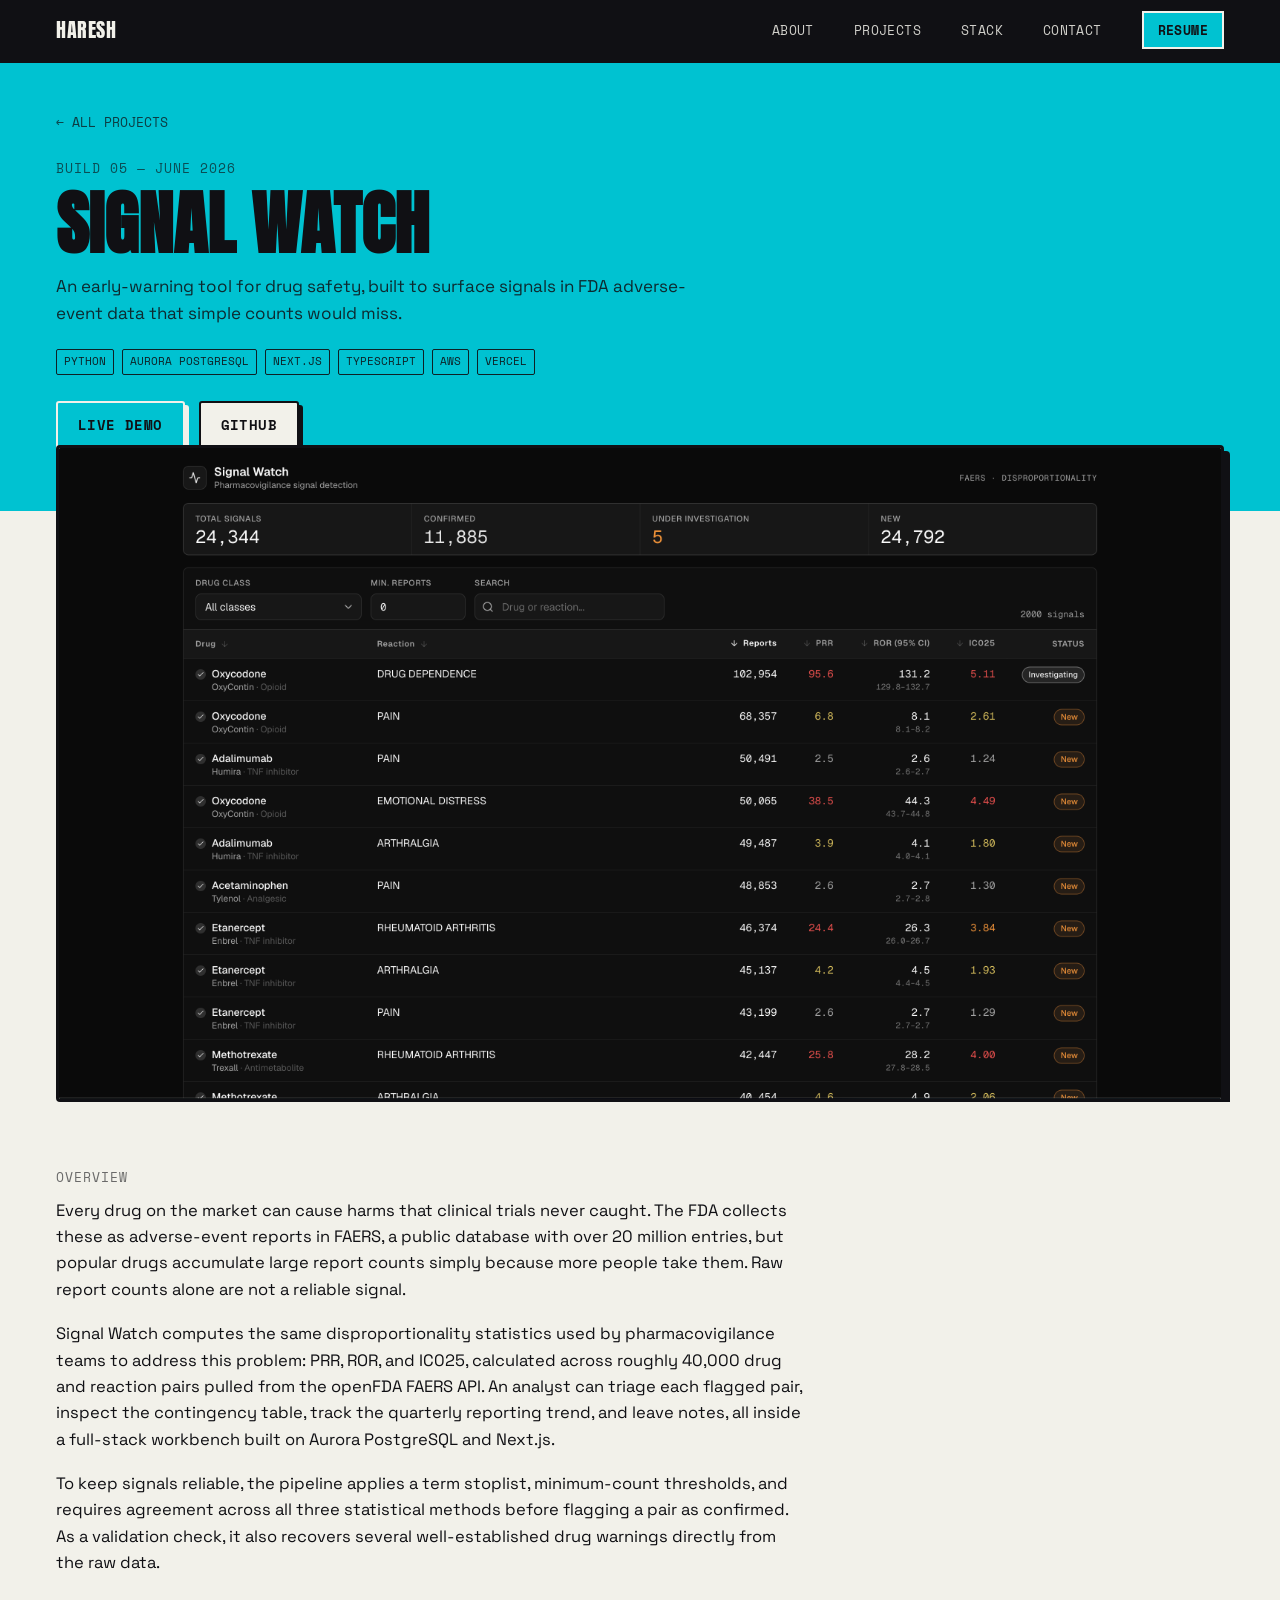
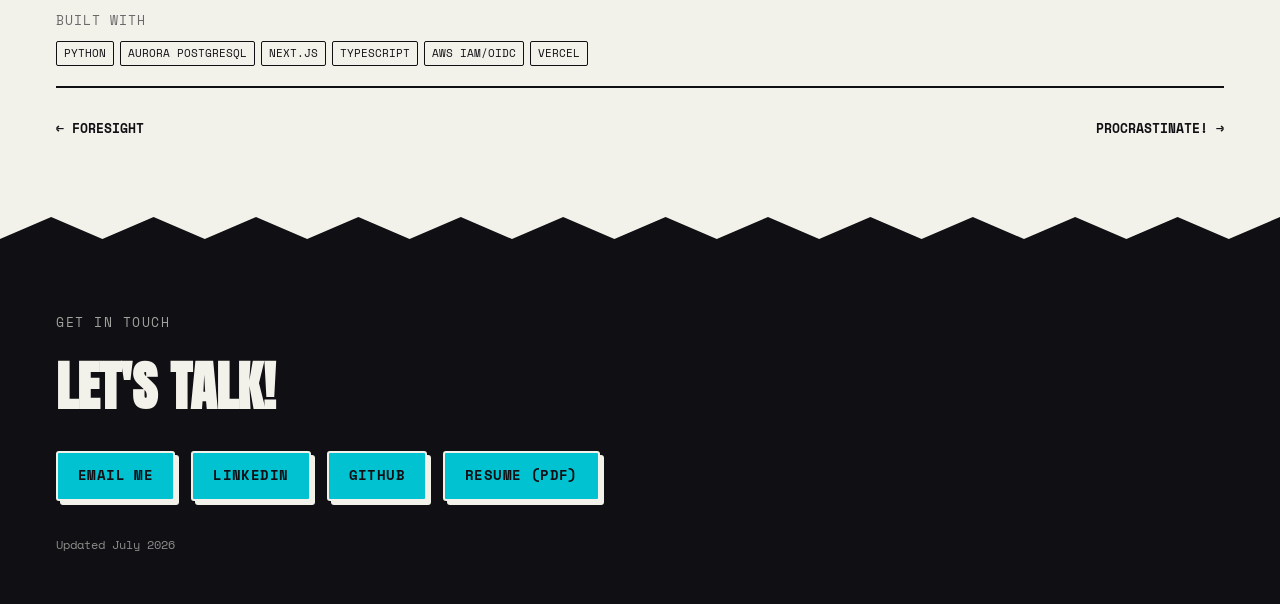
<file: projects/signal-watch.html>
<!DOCTYPE html>
<html lang="en">
<head>
<meta charset="UTF-8">
<meta name="viewport" content="width=device-width, initial-scale=1.0">
<title>Signal Watch — Haresh Raj</title>
<link rel="preconnect" href="https://fonts.googleapis.com">
<link rel="preconnect" href="https://fonts.gstatic.com" crossorigin>
<link href="https://fonts.googleapis.com/css2?family=Anton&family=Space+Grotesk:wght@400;500;600;700&family=Space+Mono:wght@400;700&display=swap" rel="stylesheet">
<link rel="icon" type="image/x-icon" href="/assets/favicon/favicon.ico">
<link rel="icon" type="image/png" sizes="32x32" href="/assets/favicon/favicon-32x32.png">
<link rel="icon" type="image/png" sizes="16x16" href="/assets/favicon/favicon-16x16.png">
<link rel="apple-touch-icon" sizes="180x180" href="/assets/favicon/apple-touch-icon.png">
<link rel="stylesheet" href="/assets/style.css">
</head>
<body>

<nav class="nav">
  <div class="nav-inner">
    <a href="/" class="nav-logo">HARESH</a>
    <button class="nav-toggle mono" aria-label="Toggle menu">MENU</button>
    <ul class="nav-links">
      <li><a href="/about">About</a></li>
      <li><a href="/projects">Projects</a></li>
      <li><a href="/stack">Stack</a></li>
      <li><a href="/contact">Contact</a></li>
      <li><a class="btn-sm" href="/assets/Haresh_Raj_Resume.pdf" target="_blank" rel="noopener">Resume</a></li>
    </ul>
  </div>
</nav>

<header class="proj-hero panel-cyan">
  <div class="wrap">
    <a class="back-link" href="/projects">&larr; All projects</a>
    <p class="proj-meta-label mono">BUILD 05 — JUNE 2026</p>
    <h1 class="proj-title">Signal Watch</h1>
    <p class="proj-tagline">An early-warning tool for drug safety, built to surface signals in FDA adverse-event data that simple counts would miss.</p>
    <div class="proj-meta-row"><span class="chip">Python</span><span class="chip">Aurora PostgreSQL</span><span class="chip">Next.js</span><span class="chip">TypeScript</span><span class="chip">AWS</span><span class="chip">Vercel</span></div>
    <div class="proj-links"><a class="btn on-dark" href="https://devpost.com/software/signal-watch" target="_blank" rel="noopener">Live demo</a><a class="btn" style="background:var(--paper);" href="https://github.com/hareshraj" target="_blank" rel="noopener">GitHub</a></div>
  </div>
</header>

<div class="wrap">
  <div class="shot-frame reveal">
    <img src="/assets/screenshots/signal-watch.png" alt="Signal Watch screenshot"
         onerror="this.style.display='none'; this.nextElementSibling.style.display='flex';">
    <div class="shot-placeholder">
      <p>Drop a screenshot here:<br><code>assets/screenshots/signal-watch.png</code></p>
    </div>
  </div>
</div>

<section class="panel-paper proj-content reveal">
  <div class="wrap">
    <p class="proj-section-label">Overview</p>
    <div class="proj-body">
      <p>Every drug on the market can cause harms that clinical trials never caught. The FDA collects these as adverse-event reports in FAERS, a public database with over 20 million entries, but popular drugs accumulate large report counts simply because more people take them. Raw report counts alone are not a reliable signal.</p><p>Signal Watch computes the same disproportionality statistics used by pharmacovigilance teams to address this problem: PRR, ROR, and IC025, calculated across roughly 40,000 drug and reaction pairs pulled from the openFDA FAERS API. An analyst can triage each flagged pair, inspect the contingency table, track the quarterly reporting trend, and leave notes, all inside a full-stack workbench built on Aurora PostgreSQL and Next.js.</p><p>To keep signals reliable, the pipeline applies a term stoplist, minimum-count thresholds, and requires agreement across all three statistical methods before flagging a pair as confirmed. As a validation check, it also recovers several well-established drug warnings directly from the raw data.</p>
    </div>
    <p class="proj-section-label">Built with</p>
    <div class="card-tags"><span class="chip">Python</span><span class="chip">Aurora PostgreSQL</span><span class="chip">Next.js</span><span class="chip">TypeScript</span><span class="chip">AWS IAM/OIDC</span><span class="chip">Vercel</span></div>

    <div class="proj-nav">
      <a href="/projects/foresight">&larr; Foresight</a>
      <a href="/projects/procrastinate">ProcrastiNATE! &rarr;</a>
    </div>
  </div>
</section>

<footer class="panel-ink zig-top">
  <div class="wrap">
    <p class="eyebrow">Get in touch</p>
    <h2 class="footer-title">Let's talk!</h2>
    <div class="footer-links">
      <a class="btn on-dark" href="mailto:hareshrajap.22@gmail.com">Email me</a>
      <a class="btn on-dark" href="https://linkedin.com/in/haresh-raj-2aa63824a/" target="_blank" rel="noopener">LinkedIn</a>
      <a class="btn on-dark" href="https://github.com/hareshraj" target="_blank" rel="noopener">GitHub</a>
      <a class="btn on-dark" href="/assets/Haresh_Raj_Resume.pdf" target="_blank" rel="noopener">Resume (PDF)</a>
    </div>
    <p class="footer-bottom">Updated July 2026</p>
  </div>
</footer>

<script src="/assets/main.js"></script>
</body>
</html>
</file>
<file: assets/style.css>
:root{
  --ink: #101014;
  --paper: #F2F1EA;
  --orange: #FF5A1F;
  --pink: #FF2E93;
  --cyan: #00C2D1;
  --line: rgba(16,16,20,0.14);

  /* color roles: cyan primary, pink secondary, orange used sparingly as a third accent */
  --primary: var(--cyan);
  --secondary: var(--pink);
  --tertiary: var(--orange);

  --font-display: 'Anton', sans-serif;
  --font-body: 'Space Grotesk', sans-serif;
  --font-mono: 'Space Mono', monospace;
}

*, *::before, *::after{ box-sizing: border-box; }
html{ scroll-behavior: smooth; }
body{
  margin: 0;
  background: var(--paper);
  color: var(--ink);
  font-family: var(--font-body);
  font-size: 16px;
  line-height: 1.6;
  -webkit-font-smoothing: antialiased;
}
img{ max-width: 100%; display: block; }
a{ color: inherit; }
h1, h2, h3{ margin: 0; }
p{ margin: 0; }

a:focus-visible, button:focus-visible, .card:focus-visible{
  outline: 3px solid var(--orange);
  outline-offset: 3px;
}

.mono{ font-family: var(--font-mono); }
.display{ font-family: var(--font-display); text-transform: uppercase; letter-spacing: 0.01em; }

.wrap{
  max-width: 1240px;
  margin: 0 auto;
  padding: 0 36px;
}

/* ---------- nav ---------- */
.nav{
  position: sticky;
  top: 0;
  z-index: 50;
  background: var(--ink);
  border-bottom: 3px solid var(--ink);
}
.nav-inner{
  max-width: 1240px;
  margin: 0 auto;
  padding: 14px 36px;
  display: flex;
  align-items: center;
  justify-content: space-between;
}
.nav-logo{
  color: var(--paper);
  font-family: var(--font-display);
  font-size: 20px;
  letter-spacing: 0.03em;
  text-decoration: none;
}
.nav-links{
  display: flex;
  align-items: center;
  gap: 40px;
  list-style: none;
  margin: 0;
  padding: 0;
}
.nav-links a{
  color: var(--paper);
  text-decoration: none;
  font-family: var(--font-mono);
  font-size: 13px;
  letter-spacing: 0.03em;
  text-transform: uppercase;
  opacity: 0.85;
}
.nav-links a:hover{ opacity: 1; color: var(--cyan); }
.nav-links .btn-sm{
  background: var(--primary);
  color: var(--ink);
  padding: 7px 14px;
  border: 2px solid var(--paper);
  opacity: 1;
  font-weight: 700;
}
.nav-toggle{
  display: none;
  background: none;
  border: 2px solid var(--paper);
  color: var(--paper);
  font-family: var(--font-mono);
  font-size: 12px;
  padding: 6px 10px;
  cursor: pointer;
}
@media (max-width: 720px){
  .nav-links{
    position: fixed;
    top: 53px; left: 0; right: 0;
    background: var(--ink);
    flex-direction: column;
    align-items: flex-start;
    gap: 0;
    padding: 0;
    max-height: 0;
    overflow: hidden;
    transition: max-height 0.25s ease;
    border-bottom: 3px solid var(--primary);
  }
  .nav-links.open{ max-height: 320px; }
  .nav-links li{ width: 100%; }
  .nav-links a{ display: block; padding: 14px 28px; border-top: 1px solid rgba(242,241,234,0.12); }
  .nav-toggle{ display: block; }
}

/* ---------- sticker / badge ---------- */
.sticker{
  display: inline-block;
  font-family: var(--font-mono);
  font-weight: 700;
  font-size: 12.5px;
  letter-spacing: 0.04em;
  text-transform: uppercase;
  padding: 7px 13px;
  border: 2.5px solid var(--ink);
  border-radius: 3px;
  box-shadow: 3px 3px 0 var(--ink);
  background: var(--primary);
  color: var(--ink);
  transform: rotate(-3deg);
}
.sticker.secondary{ background: var(--secondary); color: var(--paper); }
.sticker.tertiary{ background: var(--tertiary); color: var(--ink); }

/* ---------- buttons ---------- */
.btn{
  display: inline-flex;
  align-items: center;
  gap: 8px;
  font-family: var(--font-mono);
  font-weight: 700;
  font-size: 13.5px;
  letter-spacing: 0.03em;
  text-transform: uppercase;
  text-decoration: none;
  padding: 12px 20px;
  border: 2.5px solid var(--ink);
  border-radius: 3px;
  background: var(--paper);
  color: var(--ink);
  box-shadow: 4px 4px 0 var(--ink);
  transition: transform 0.15s ease, box-shadow 0.15s ease;
  cursor: pointer;
}
.btn:hover{ transform: translate(-2px,-2px); box-shadow: 6px 6px 0 var(--ink); }
.btn.solid{ background: var(--ink); color: var(--paper); }
.btn.on-dark{ background: var(--primary); color: var(--ink); box-shadow: 4px 4px 0 var(--paper); border-color: var(--paper); }
.btn.on-dark:hover{ box-shadow: 6px 6px 0 var(--paper); }

/* ---------- section / panel system ---------- */
section{ position: relative; padding: 76px 0 70px; }

.panel-ink{ background: var(--ink); color: var(--paper); }
.panel-cyan{ background: var(--cyan); color: var(--ink); }
.panel-pink{ background: var(--pink); color: var(--paper); }
.panel-orange{ background: var(--orange); color: var(--ink); }
.panel-paper{ background: var(--paper); color: var(--ink); }

/* jagged seam biting into the section above */
.zig-top{
  margin-top: -22px;
  clip-path: polygon(
    0% 22px, 4% 0, 8% 22px, 12% 0, 16% 22px, 20% 0, 24% 22px, 28% 0,
    32% 22px, 36% 0, 40% 22px, 44% 0, 48% 22px, 52% 0, 56% 22px, 60% 0,
    64% 22px, 68% 0, 72% 22px, 76% 0, 80% 22px, 84% 0, 88% 22px, 92% 0,
    96% 22px, 100% 0, 100% 100%, 0 100%
  );
  padding-top: 96px;
}


.tight-bottom{ padding-bottom: 40px; }
.tight-top{ padding-top: 46px; }

.eyebrow{
  font-family: var(--font-mono);
  font-size: 12.5px;
  letter-spacing: 0.12em;
  text-transform: uppercase;
  opacity: 0.65;
  margin: 0 0 10px;
}
.section-title{
  font-family: var(--font-display);
  font-size: clamp(30px, 4.6vw, 46px);
  text-transform: uppercase;
  letter-spacing: 0.01em;
  margin: 0 0 26px;
}

/* ---------- reveal ---------- */
.reveal.pre{ opacity: 0; transform: translateY(16px); }
.reveal.pre.in{ opacity: 1; transform: none; }
.reveal{ transition: opacity 0.55s ease, transform 0.55s ease; }
@media (prefers-reduced-motion: reduce){ .reveal.pre{ opacity: 1; transform: none; transition: none; } }

/* ---------- hero ---------- */
.hero{
  padding-top: 90px;
  padding-bottom: 120px;
  position: relative;
  overflow: hidden;
}

.hero::after{
  content: "";
  position: absolute;
  top: 0;
  right: 0;
  width: 55%;
  height: 100%;
  background-image: radial-gradient(circle, var(--cyan) 1.6px, transparent 1.6px);
  background-size: 22px 22px;
  -webkit-mask-image: linear-gradient(to left, rgba(0,0,0,0.9) 0%, rgba(0,0,0,0.5) 45%, transparent 85%);
  mask-image: linear-gradient(to left, rgba(0,0,0,0.9) 0%, rgba(0,0,0,0.5) 45%, transparent 85%);
  opacity: 0.35;
  pointer-events: none;
  z-index: 0;
}

@media (max-width: 720px){
  .hero::after{ display: none; }
}
.hero-inner{ position: relative; z-index: 2; }
.hero-eyebrow{
  font-family: var(--font-mono);
  font-size: 13px;
  letter-spacing: 0.14em;
  text-transform: uppercase;
  color: var(--primary);
  margin: 0 0 14px;
}
.hero-name{
  font-family: var(--font-display);
  font-size: clamp(52px, 11vw, 118px);
  line-height: 0.92;
  text-transform: uppercase;
  margin: 0 0 20px;
}
.hero-name .line{
  position: relative;
  z-index: 1;
  display: block;
}
.hero-name .line::before{
  content: attr(data-text);
  position: absolute;
  left: 7px; top: 6px;
  z-index: -1;
  opacity: 0.85;
}
.hero-name .line.l1{ color: var(--paper); }
.hero-name .line.l1::before{ color: var(--primary); }
.hero-name .line.l2{ color: var(--primary); }
.hero-name .line.l2::before{ color: var(--secondary); }
.hero-sub{
  max-width: 56ch;
  font-size: 18px;
  color: rgba(242,241,234,0.88);
  margin: 0 0 26px;
}
.hero-badges{ display: flex; flex-wrap: wrap; gap: 12px; margin-bottom: 30px; }
.hero-contact{
  display: flex; flex-wrap: wrap; align-items: center; gap: 8px 22px;
  font-family: var(--font-mono); font-size: 13.5px;
}
.hero-contact a{
  display: inline-flex; align-items: center; gap: 7px;
  text-decoration: underline; text-decoration-color: rgba(242,241,234,0.35); color: var(--paper);
}
.hero-contact a:hover{ text-decoration-color: var(--primary); color: var(--primary); }
.hero-contact a svg{ flex-shrink: 0; opacity: 0.85; }
.hero-contact a:hover svg{ opacity: 1; }
.hero-contact .loc{
  display: inline-flex; align-items: center; gap: 7px;
  color: var(--paper);
}
.hero-contact .loc svg{ flex-shrink: 0; opacity: 0.85; }

/* ---------- about ---------- */
.about-text{ max-width: 66ch; font-size: 17px; }
.about-text p{ margin: 0 0 16px; }
.stat-row{ display: flex; flex-wrap: wrap; gap: 14px; margin-top: 28px; }
.stat{
  border: 2.5px solid var(--ink); border-radius: 3px;
  padding: 12px 16px; min-width: 140px;
}
.stat b{ display: block; font-family: var(--font-display); font-size: 26px; }
.stat span{ font-family: var(--font-mono); font-size: 11.5px; text-transform: uppercase; letter-spacing: 0.04em; opacity: 0.7; }

/* ---------- currently strip ---------- */
.now-list{ list-style: none; margin: 0; padding: 0; display: grid; gap: 14px; }
.now-list li{
  display: flex; gap: 12px; align-items: baseline;
  font-size: 16px; font-weight: 500;
  padding-bottom: 14px; border-bottom: 2px solid rgba(16,16,20,0.18);
}
.now-list li:last-child{ border-bottom: none; padding-bottom: 0; }
.now-list .tag-mark{
  font-family: var(--font-mono); font-size: 12px; font-weight: 700;
  background: var(--ink); color: var(--cyan);
  padding: 2px 7px; border-radius: 2px; flex-shrink: 0;
}

/* ---------- project grid ---------- */
.proj-grid{
  display: grid;
  grid-template-columns: repeat(auto-fit, minmax(280px, 1fr));
  gap: 22px;
}
.card{
  display: block; text-decoration: none; color: var(--ink);
  background: #FBFAF6;
  border: 2.5px solid var(--ink);
  border-radius: 4px;
  box-shadow: 5px 5px 0 var(--ink);
  overflow: hidden;
  transition: transform 0.2s ease, box-shadow 0.2s ease;
}
.card:hover{ transform: translate(-3px,-4px) rotate(-0.4deg); box-shadow: 8px 9px 0 var(--ink); }
.card-strip{ height: 9px; }
.card-body{ padding: 20px 20px 22px; }
.card-file{ font-family: var(--font-mono); font-size: 11.5px; opacity: 0.55; margin-bottom: 6px; }
.card-title{ font-family: var(--font-display); font-size: 22px; text-transform: uppercase; margin-bottom: 8px; }
.card-tagline{ font-size: 14.5px; margin-bottom: 14px; color: #45443c; }
.card-tags{ display: flex; flex-wrap: wrap; gap: 6px; margin-bottom: 14px; }
.chip{
  font-family: var(--font-mono); font-size: 11px; text-transform: uppercase;
  border: 1.5px solid var(--ink); border-radius: 2px; padding: 3px 7px;
}
.card-link{ font-family: var(--font-mono); font-size: 13px; font-weight: 700; text-transform: uppercase; }

/* ---------- stack / skills ---------- */
.stack-grid{ display: grid; grid-template-columns: repeat(auto-fit, minmax(220px, 1fr)); gap: 26px; }
.stack-group h3{
  font-family: var(--font-mono); font-size: 13px; text-transform: uppercase;
  letter-spacing: 0.08em; margin: 0 0 12px; opacity: 0.8;
}
.chip-row{ display: flex; flex-wrap: wrap; gap: 8px; }
.chip-row .chip{
  background: var(--paper); border-color: var(--ink); color: var(--ink); font-size: 12.5px; padding: 5px 10px;
}

/* ---------- experience ---------- */
.exp-entry{ padding: 20px 0; border-bottom: 2px solid rgba(16,16,20,0.15); }
.exp-entry:last-child{ border-bottom: none; }
.exp-head{ display: flex; justify-content: space-between; flex-wrap: wrap; gap: 4px 14px; }
.exp-role{ font-weight: 700; font-size: 17px; }
.exp-org{ font-size: 14.5px; opacity: 0.75; margin: 2px 0 8px; }
.exp-date{ font-family: var(--font-mono); font-size: 12.5px; opacity: 0.6; }
.exp-desc{ font-size: 14.5px; max-width: 62ch; }

/* ---------- footer ---------- */
footer.panel-ink{ padding-bottom: 50px; }
.footer-title{
  font-family: var(--font-display); font-size: clamp(30px,6vw,54px);
  text-transform: uppercase; color: var(--paper); margin-bottom: 22px;
}
.footer-links{ display: flex; flex-wrap: wrap; gap: 16px; margin-bottom: 34px; }
.footer-bottom{
  font-family: var(--font-mono); font-size: 12px; opacity: 0.55; color: var(--paper);
}

/* ============================================
   Project subpage
   ============================================ */
.proj-hero{ padding-top: 46px; padding-bottom: 60px; }
.back-link{
  display: inline-flex; align-items: center; gap: 6px;
  font-family: var(--font-mono); font-size: 12.5px; text-transform: uppercase;
  color: currentColor; text-decoration: none; opacity: 0.75; margin-bottom: 26px;
}
.back-link:hover{ opacity: 1; color: var(--primary); }
.proj-title{
  font-family: var(--font-display); font-size: clamp(38px, 7vw, 70px);
  text-transform: uppercase; color: currentColor; margin-bottom: 14px; line-height: 1;
}
.proj-tagline{ font-size: 17px; color: currentColor; opacity: 0.85; max-width: 58ch; margin-bottom: 22px; }
.proj-meta-label{ font-family: var(--font-mono); color: currentColor; opacity: 0.65; font-size: 12.5px; letter-spacing: 0.08em; margin-bottom: 10px; }
.proj-meta-row{ display: flex; flex-wrap: wrap; gap: 8px; margin-bottom: 26px; }
.proj-meta-row .chip{ border-color: currentColor; color: currentColor; opacity: 0.9; }
.proj-links{ display: flex; gap: 14px; flex-wrap: wrap; }

.shot-frame{
  position: relative;
  border: 3px solid var(--ink);
  border-radius: 4px;
  background: #FBFAF6;
  box-shadow: 6px 6px 0 var(--ink);
  aspect-ratio: 16/9;
  overflow: hidden;
  margin: -66px 0 0;
}
.shot-frame img{ width: 100%; height: 100%; object-fit: cover; }
.shot-placeholder{
  display: none;
  height: 100%; width: 100%;
  flex-direction: column; align-items: center; justify-content: center;
  gap: 10px; text-align: center; padding: 30px;
  background:
    repeating-linear-gradient(45deg, rgba(16,16,20,0.05), rgba(16,16,20,0.05) 10px, transparent 10px, transparent 20px);
}
.shot-placeholder p{ font-family: var(--font-mono); font-size: 13px; color: #55523f; }
.shot-placeholder code{
  background: var(--ink); color: var(--cyan); padding: 3px 8px; border-radius: 2px; font-size: 12px;
}

.proj-body{ max-width: 68ch; font-size: 16.5px; }
.proj-body p{ margin: 0 0 18px; }
.proj-content{ padding-top: 32px; }
.proj-section-label{
  font-family: var(--font-mono); font-size: 12.5px; text-transform: uppercase;
  letter-spacing: 0.08em; opacity: 0.6; margin: 34px 0 10px;
}

.proj-nav{
  display: flex; justify-content: space-between; align-items: center;
  padding: 30px 0; border-top: 2.5px solid var(--ink); margin-top: 20px; flex-wrap: wrap; gap: 14px;
}
.proj-nav a{
  font-family: var(--font-mono); font-size: 13px; text-transform: uppercase; text-decoration: none; font-weight: 700;
}
.proj-nav a:hover{ color: var(--primary); }

@media (max-width: 640px){
  .shot-frame{ margin-top: -30px; }
}
</file>
